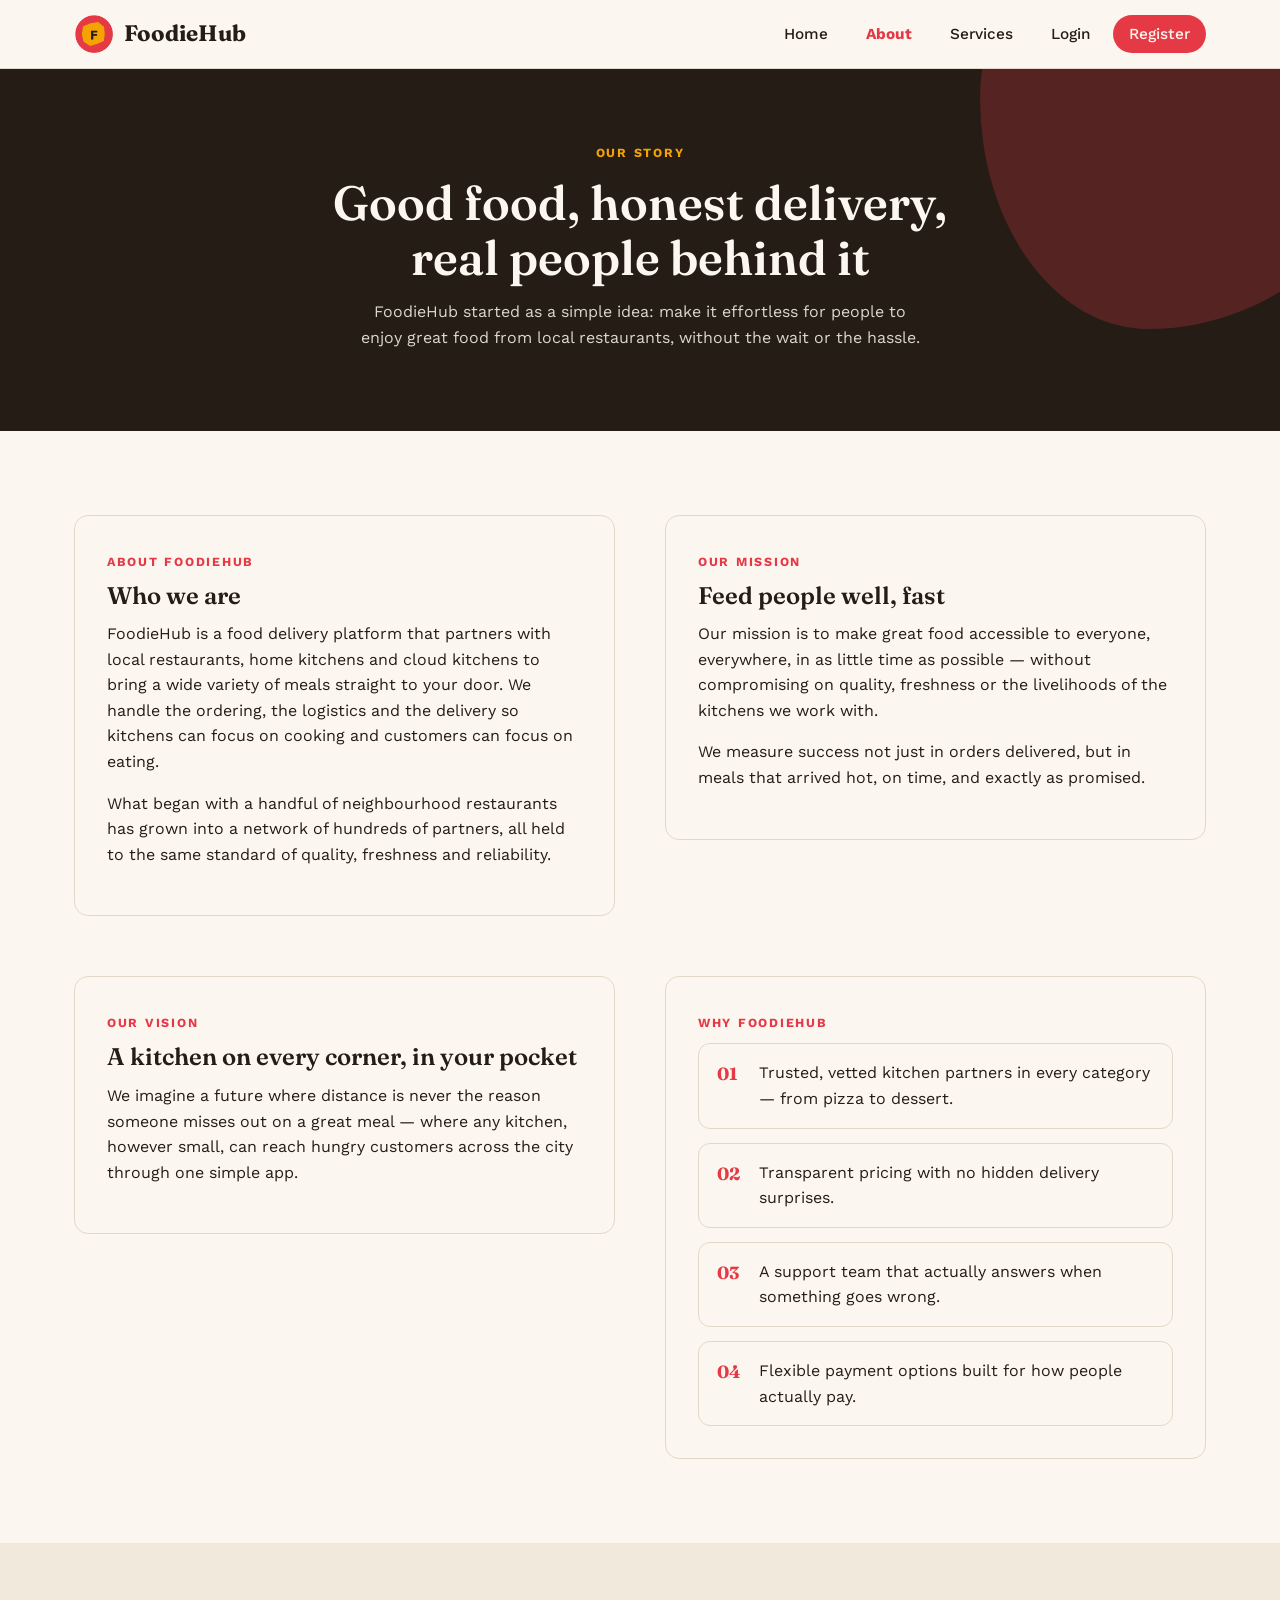
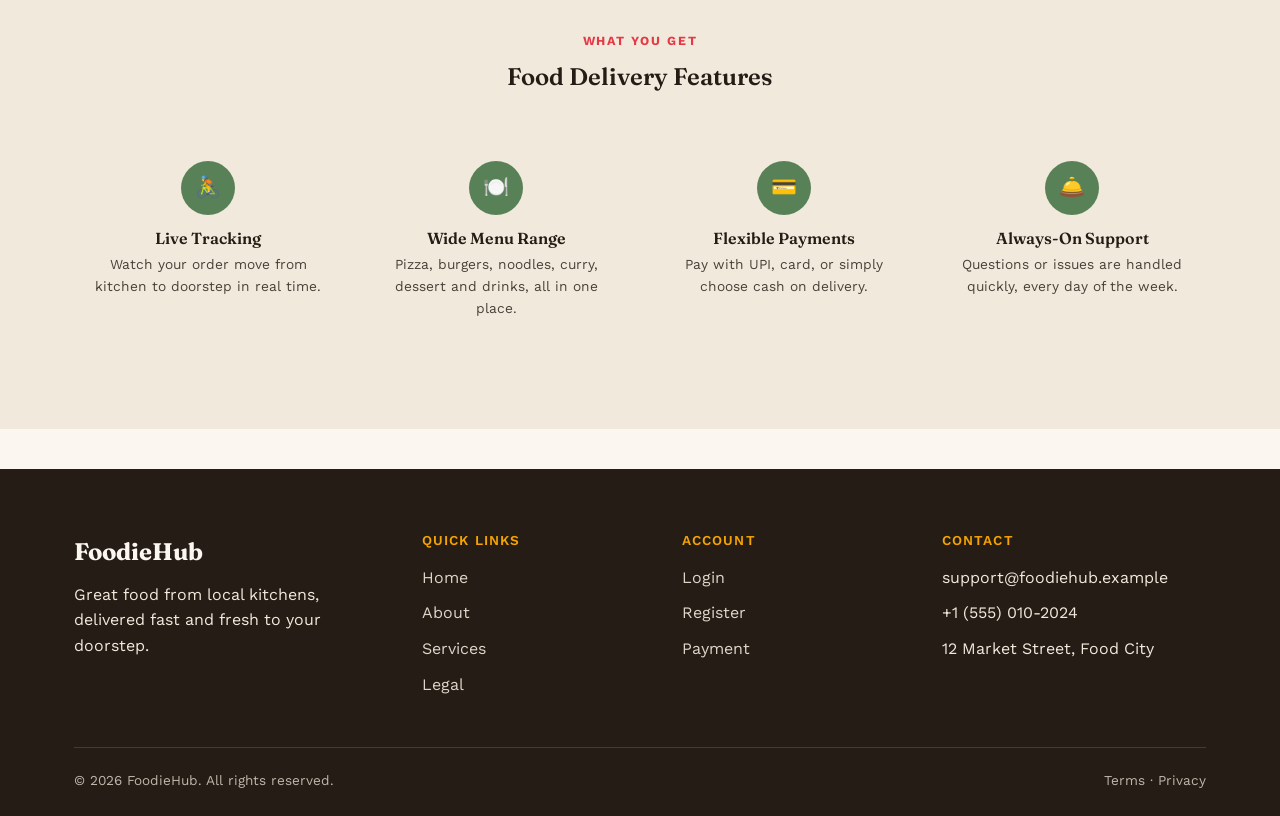
<file: about.html>
<!DOCTYPE html>
<html lang="en">
<head>
  <meta charset="UTF-8">
  <meta name="viewport" content="width=device-width, initial-scale=1.0">
  <title>About FoodieHub</title>
  <meta name="description" content="Learn about FoodieHub's mission, vision and what makes our food delivery service different.">
  <link rel="stylesheet" href="css/about.css">
</head>
<body>
  <a class="skip-link" href="#main">Skip to main content</a>

  <header class="navbar">
    <nav class="nav-inner" aria-label="Main navigation">
      <a class="brand" href="index.html">
        <img src="images/logo.png" alt="FoodieHub logo">
        FoodieHub
      </a>
      <input type="checkbox" id="nav-check" class="nav-toggle-input" style="display:none;">
      <label for="nav-check" class="nav-toggle" aria-label="Toggle menu"><span></span></label>
      <ul class="nav-links">
        <li><a href="index.html">Home</a></li>
        <li><a href="about.html" class="current" aria-current="page">About</a></li>
        <li><a href="services.html">Services</a></li>
        <li><a href="login.html">Login</a></li>
        <li><a href="register.html" class="nav-cta">Register</a></li>
      </ul>
    </nav>
  </header>

  <main id="main">
    <section class="page-hero">
      <div class="container">
        <span class="eyebrow">Our story</span>
        <h1>Good food, honest delivery, real people behind it</h1>
        <p>FoodieHub started as a simple idea: make it effortless for people to enjoy great food from local restaurants, without the wait or the hassle.</p>
      </div>
    </section>

    <section class="section">
      <div class="container">
        <div class="split">
          <div class="split-card">
            <span class="eyebrow">About FoodieHub</span>
            <h2>Who we are</h2>
            <p>FoodieHub is a food delivery platform that partners with local restaurants, home kitchens and cloud kitchens to bring a wide variety of meals straight to your door. We handle the ordering, the logistics and the delivery so kitchens can focus on cooking and customers can focus on eating.</p>
            <p>What began with a handful of neighbourhood restaurants has grown into a network of hundreds of partners, all held to the same standard of quality, freshness and reliability.</p>
          </div>
          <div class="split-card">
            <span class="eyebrow">Our Mission</span>
            <h2>Feed people well, fast</h2>
            <p>Our mission is to make great food accessible to everyone, everywhere, in as little time as possible — without compromising on quality, freshness or the livelihoods of the kitchens we work with.</p>
            <p>We measure success not just in orders delivered, but in meals that arrived hot, on time, and exactly as promised.</p>
          </div>
        </div>

        <div class="split">
          <div class="split-card">
            <span class="eyebrow">Our Vision</span>
            <h2>A kitchen on every corner, in your pocket</h2>
            <p>We imagine a future where distance is never the reason someone misses out on a great meal — where any kitchen, however small, can reach hungry customers across the city through one simple app.</p>
          </div>
          <div class="split-card">
            <span class="eyebrow">Why FoodieHub</span>
            <ul class="why-list">
              <li><span class="num">01</span><span>Trusted, vetted kitchen partners in every category — from pizza to dessert.</span></li>
              <li><span class="num">02</span><span>Transparent pricing with no hidden delivery surprises.</span></li>
              <li><span class="num">03</span><span>A support team that actually answers when something goes wrong.</span></li>
              <li><span class="num">04</span><span>Flexible payment options built for how people actually pay.</span></li>
            </ul>
          </div>
        </div>
      </div>
    </section>

    <section class="section section-alt">
      <div class="container">
        <div class="section-head center">
          <span class="eyebrow">What you get</span>
          <h2>Food Delivery Features</h2>
        </div>
        <div class="feature-grid">
          <div class="feature-card">
            <div class="icon-circle" aria-hidden="true">🚴</div>
            <h3>Live Tracking</h3>
            <p>Watch your order move from kitchen to doorstep in real time.</p>
          </div>
          <div class="feature-card">
            <div class="icon-circle" aria-hidden="true">🍽️</div>
            <h3>Wide Menu Range</h3>
            <p>Pizza, burgers, noodles, curry, dessert and drinks, all in one place.</p>
          </div>
          <div class="feature-card">
            <div class="icon-circle" aria-hidden="true">💳</div>
            <h3>Flexible Payments</h3>
            <p>Pay with UPI, card, or simply choose cash on delivery.</p>
          </div>
          <div class="feature-card">
            <div class="icon-circle" aria-hidden="true">🛎️</div>
            <h3>Always-On Support</h3>
            <p>Questions or issues are handled quickly, every day of the week.</p>
          </div>
        </div>
      </div>
    </section>
  </main>

  <footer class="site-footer">
    <div class="container">
      <div class="footer-grid">
        <div class="footer-col">
          <div class="footer-brand">FoodieHub</div>
          <p>Great food from local kitchens, delivered fast and fresh to your doorstep.</p>
        </div>
        <div class="footer-col">
          <h4>Quick Links</h4>
          <ul>
            <li><a href="index.html">Home</a></li>
            <li><a href="about.html">About</a></li>
            <li><a href="services.html">Services</a></li>
            <li><a href="legal.html">Legal</a></li>
          </ul>
        </div>
        <div class="footer-col">
          <h4>Account</h4>
          <ul>
            <li><a href="login.html">Login</a></li>
            <li><a href="register.html">Register</a></li>
            <li><a href="payment.html">Payment</a></li>
          </ul>
        </div>
        <div class="footer-col">
          <h4>Contact</h4>
          <ul>
            <li>support@foodiehub.example</li>
            <li>+1 (555) 010-2024</li>
            <li>12 Market Street, Food City</li>
          </ul>
        </div>
      </div>
      <div class="footer-bottom">
        <span>&copy; 2026 FoodieHub. All rights reserved.</span>
        <span><a href="legal.html">Terms</a> &middot; <a href="legal.html">Privacy</a></span>
      </div>
    </div>
  </footer>
</body>
</html>
</file>
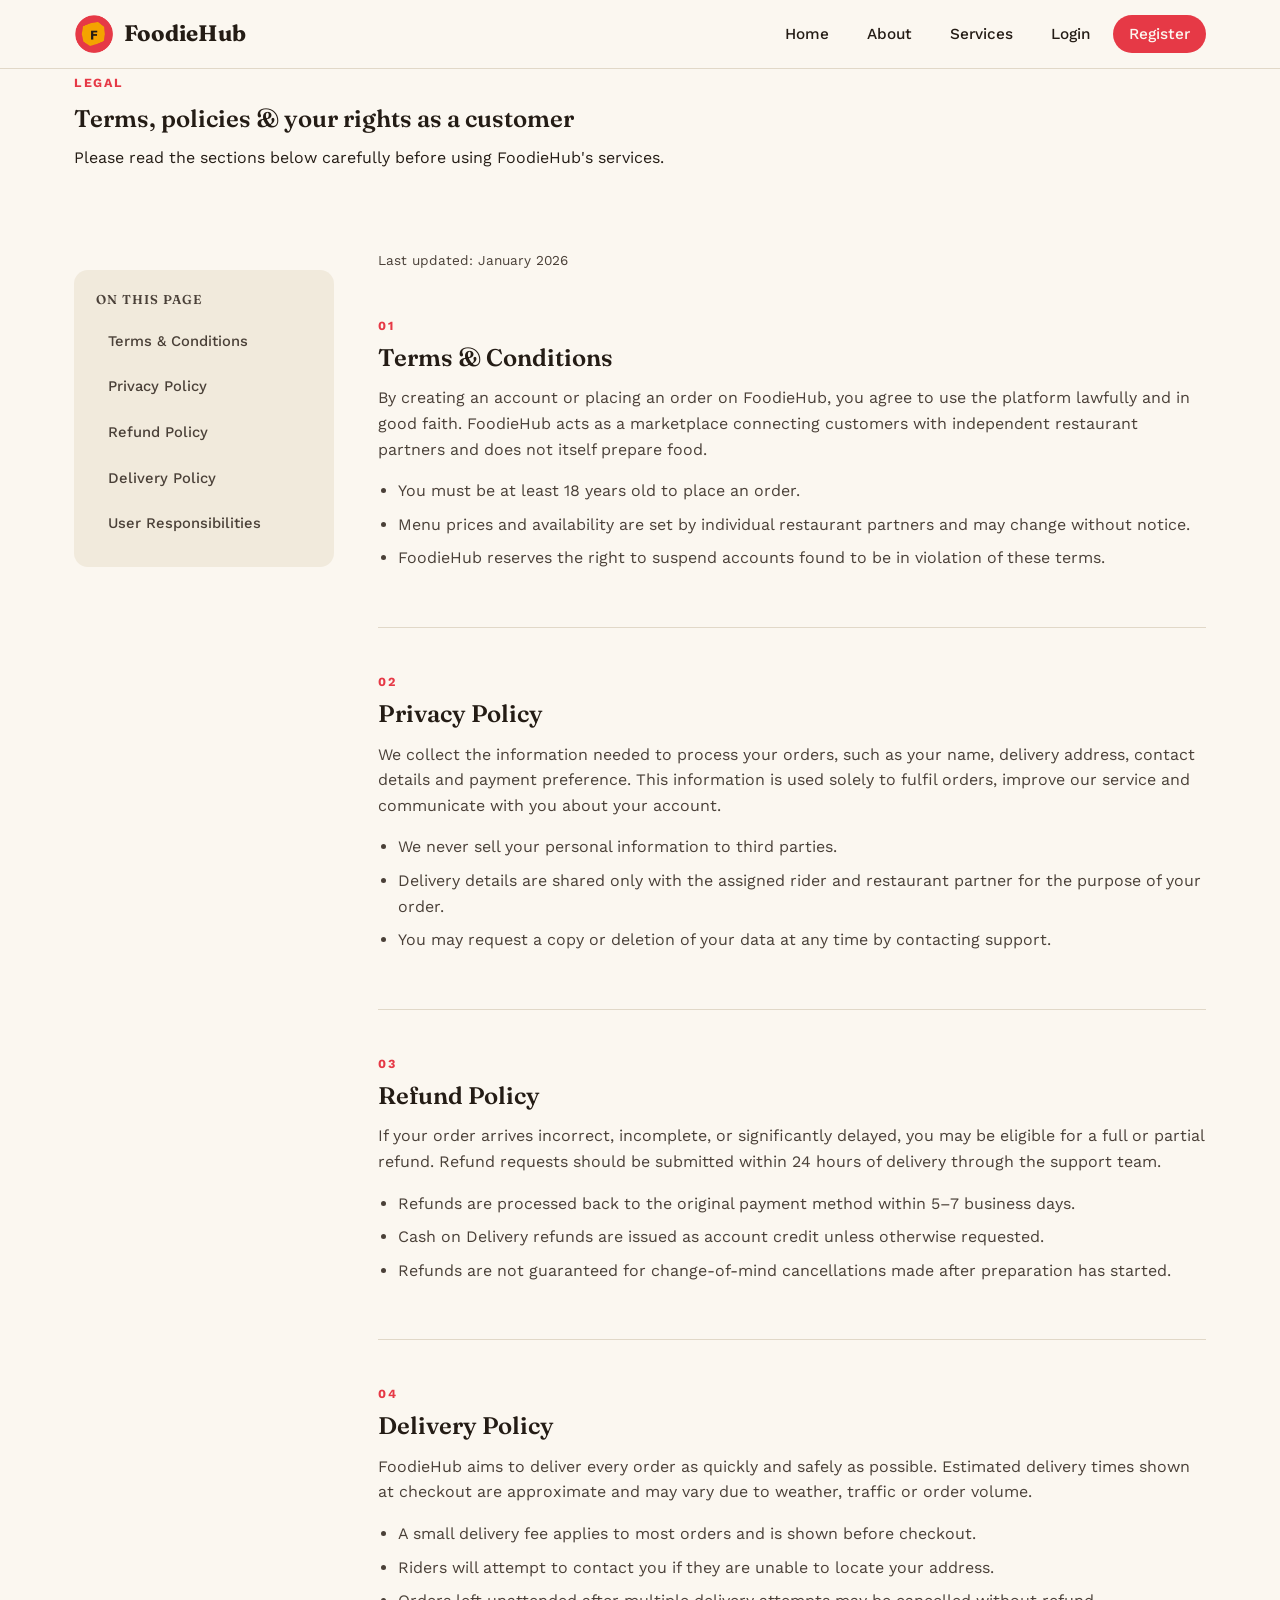
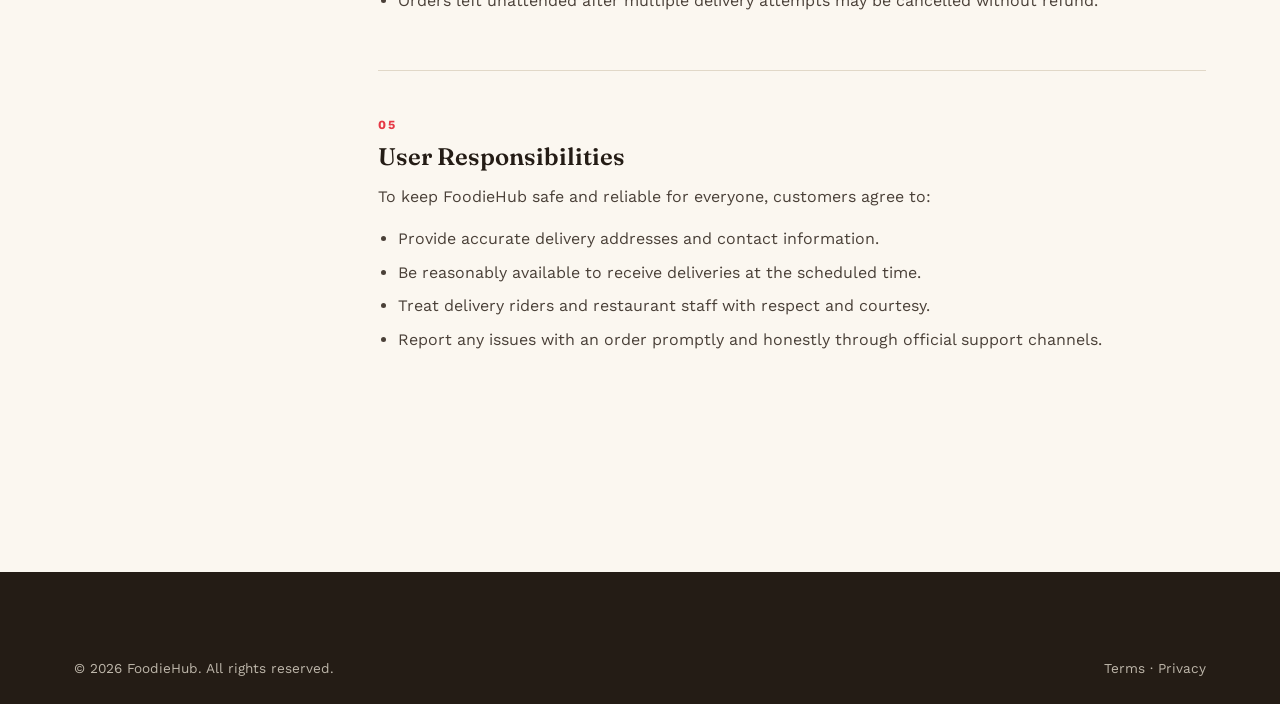
<file: legal.html>
<!DOCTYPE html>
<html lang="en">
<head>
  <meta charset="UTF-8">
  <meta name="viewport" content="width=device-width, initial-scale=1.0">
  <title>Legal — FoodieHub</title>
  <meta name="description" content="FoodieHub's terms and conditions, privacy policy, refund policy, delivery policy and user responsibilities.">
  <link rel="stylesheet" href="css/legal.css">
</head>
<body>
  <a class="skip-link" href="#main">Skip to main content</a>

  <header class="navbar">
    <nav class="nav-inner" aria-label="Main navigation">
      <a class="brand" href="index.html">
        <img src="images/logo.png" alt="FoodieHub logo">
        FoodieHub
      </a>
      <input type="checkbox" id="nav-check" class="nav-toggle-input" style="display:none;">
      <label for="nav-check" class="nav-toggle" aria-label="Toggle menu"><span></span></label>
      <ul class="nav-links">
        <li><a href="index.html">Home</a></li>
        <li><a href="about.html">About</a></li>
        <li><a href="services.html">Services</a></li>
        <li><a href="login.html">Login</a></li>
        <li><a href="register.html" class="nav-cta">Register</a></li>
      </ul>
    </nav>
  </header>

  <main id="main">
    <section class="page-hero">
      <div class="container">
        <span class="eyebrow">Legal</span>
        <h1>Terms, policies &amp; your rights as a customer</h1>
        <p>Please read the sections below carefully before using FoodieHub's services.</p>
      </div>
    </section>

    <section class="section">
      <div class="container legal-layout">
        <nav class="legal-nav" aria-label="Legal page sections">
          <h4>On this page</h4>
          <ul>
            <li><a href="#terms">Terms &amp; Conditions</a></li>
            <li><a href="#privacy">Privacy Policy</a></li>
            <li><a href="#refund">Refund Policy</a></li>
            <li><a href="#delivery">Delivery Policy</a></li>
            <li><a href="#responsibilities">User Responsibilities</a></li>
          </ul>
        </nav>

        <div>
          <p class="updated-note">Last updated: January 2026</p>

          <article id="terms" class="legal-section">
            <span class="eyebrow">01</span>
            <h2>Terms &amp; Conditions</h2>
            <p>By creating an account or placing an order on FoodieHub, you agree to use the platform lawfully and in good faith. FoodieHub acts as a marketplace connecting customers with independent restaurant partners and does not itself prepare food.</p>
            <ul>
              <li>You must be at least 18 years old to place an order.</li>
              <li>Menu prices and availability are set by individual restaurant partners and may change without notice.</li>
              <li>FoodieHub reserves the right to suspend accounts found to be in violation of these terms.</li>
            </ul>
          </article>

          <article id="privacy" class="legal-section">
            <span class="eyebrow">02</span>
            <h2>Privacy Policy</h2>
            <p>We collect the information needed to process your orders, such as your name, delivery address, contact details and payment preference. This information is used solely to fulfil orders, improve our service and communicate with you about your account.</p>
            <ul>
              <li>We never sell your personal information to third parties.</li>
              <li>Delivery details are shared only with the assigned rider and restaurant partner for the purpose of your order.</li>
              <li>You may request a copy or deletion of your data at any time by contacting support.</li>
            </ul>
          </article>

          <article id="refund" class="legal-section">
            <span class="eyebrow">03</span>
            <h2>Refund Policy</h2>
            <p>If your order arrives incorrect, incomplete, or significantly delayed, you may be eligible for a full or partial refund. Refund requests should be submitted within 24 hours of delivery through the support team.</p>
            <ul>
              <li>Refunds are processed back to the original payment method within 5–7 business days.</li>
              <li>Cash on Delivery refunds are issued as account credit unless otherwise requested.</li>
              <li>Refunds are not guaranteed for change-of-mind cancellations made after preparation has started.</li>
            </ul>
          </article>

          <article id="delivery" class="legal-section">
            <span class="eyebrow">04</span>
            <h2>Delivery Policy</h2>
            <p>FoodieHub aims to deliver every order as quickly and safely as possible. Estimated delivery times shown at checkout are approximate and may vary due to weather, traffic or order volume.</p>
            <ul>
              <li>A small delivery fee applies to most orders and is shown before checkout.</li>
              <li>Riders will attempt to contact you if they are unable to locate your address.</li>
              <li>Orders left unattended after multiple delivery attempts may be cancelled without refund.</li>
            </ul>
          </article>

          <article id="responsibilities" class="legal-section">
            <span class="eyebrow">05</span>
            <h2>User Responsibilities</h2>
            <p>To keep FoodieHub safe and reliable for everyone, customers agree to:</p>
            <ul>
              <li>Provide accurate delivery addresses and contact information.</li>
              <li>Be reasonably available to receive deliveries at the scheduled time.</li>
              <li>Treat delivery riders and restaurant staff with respect and courtesy.</li>
              <li>Report any issues with an order promptly and honestly through official support channels.</li>
            </ul>
          </article>
        </div>
      </div>
    </section>
  </main>

  <footer class="site-footer">
    <div class="container">
      <div class="footer-bottom">
        <span>&copy; 2026 FoodieHub. All rights reserved.</span>
        <span><a href="legal.html">Terms</a> &middot; <a href="legal.html">Privacy</a></span>
      </div>
    </div>
  </footer>
</body>
</html>
</file>
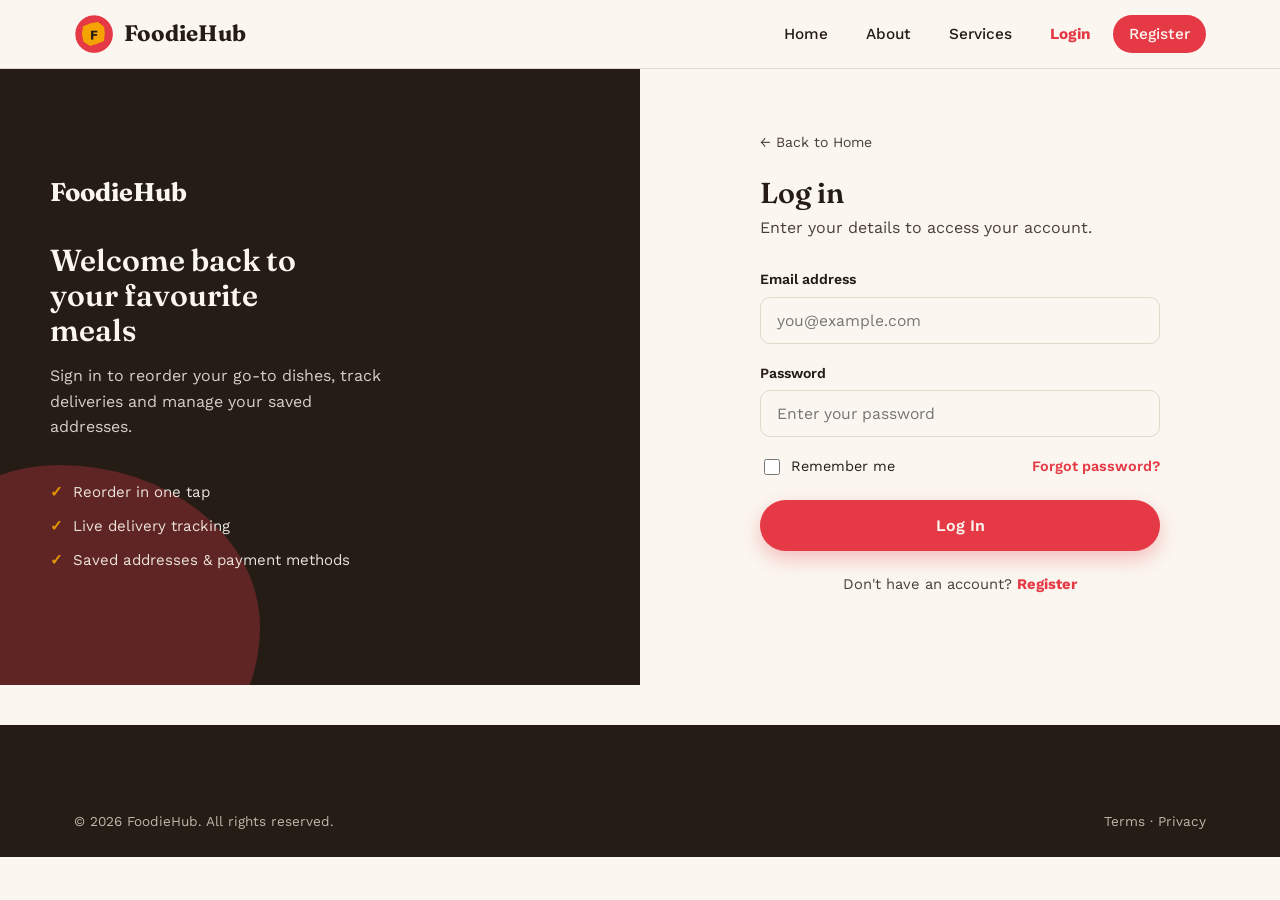
<file: login.html>
<!DOCTYPE html>
<html lang="en">
<head>
  <meta charset="UTF-8">
  <meta name="viewport" content="width=device-width, initial-scale=1.0">
  <title>Login — FoodieHub</title>
  <meta name="description" content="Log in to your FoodieHub account to order food and track deliveries.">
  <link rel="stylesheet" href="css/login.css">
</head>
<body>
  <a class="skip-link" href="#main">Skip to main content</a>

  <header class="navbar">
    <nav class="nav-inner" aria-label="Main navigation">
      <a class="brand" href="index.html">
        <img src="images/logo.png" alt="FoodieHub logo">
        FoodieHub
      </a>
      <input type="checkbox" id="nav-check" class="nav-toggle-input" style="display:none;">
      <label for="nav-check" class="nav-toggle" aria-label="Toggle menu"><span></span></label>
      <ul class="nav-links">
        <li><a href="index.html">Home</a></li>
        <li><a href="about.html">About</a></li>
        <li><a href="services.html">Services</a></li>
        <li><a href="login.html" class="current" aria-current="page">Login</a></li>
        <li><a href="register.html" class="nav-cta">Register</a></li>
      </ul>
    </nav>
  </header>

  <main id="main">
    <div class="auth-wrap">
      <section class="auth-visual" aria-hidden="true">
        <div class="brand">FoodieHub</div>
        <h2>Welcome back to your favourite meals</h2>
        <p>Sign in to reorder your go-to dishes, track deliveries and manage your saved addresses.</p>
        <ul>
          <li>Reorder in one tap</li>
          <li>Live delivery tracking</li>
          <li>Saved addresses &amp; payment methods</li>
        </ul>
      </section>

      <section class="auth-form-side">
        <div class="auth-card">
          <a href="index.html" class="back-link">&larr; Back to Home</a>
          <h1>Log in</h1>
          <p>Enter your details to access your account.</p>

          <form action="#" method="post">
            <div class="field">
              <label for="login-email">Email address</label>
              <input type="email" id="login-email" name="email" placeholder="you@example.com" autocomplete="email" required>
            </div>
            <div class="field">
              <label for="login-password">Password</label>
              <input type="password" id="login-password" name="password" placeholder="Enter your password" autocomplete="current-password" required>
            </div>
            <div class="field-inline">
              <label class="checkbox">
                <input type="checkbox" name="remember" id="remember">
                Remember me
              </label>
              <a href="#" class="forgot-link">Forgot password?</a>
            </div>
            <button type="submit" class="btn btn-primary btn-block">Log In</button>
          </form>

          <p class="auth-switch">Don't have an account? <a href="register.html">Register</a></p>
        </div>
      </section>
    </div>
  </main>

  <footer class="site-footer">
    <div class="container">
      <div class="footer-bottom">
        <span>&copy; 2026 FoodieHub. All rights reserved.</span>
        <span><a href="legal.html">Terms</a> &middot; <a href="legal.html">Privacy</a></span>
      </div>
    </div>
  </footer>
</body>
</html>
</file>
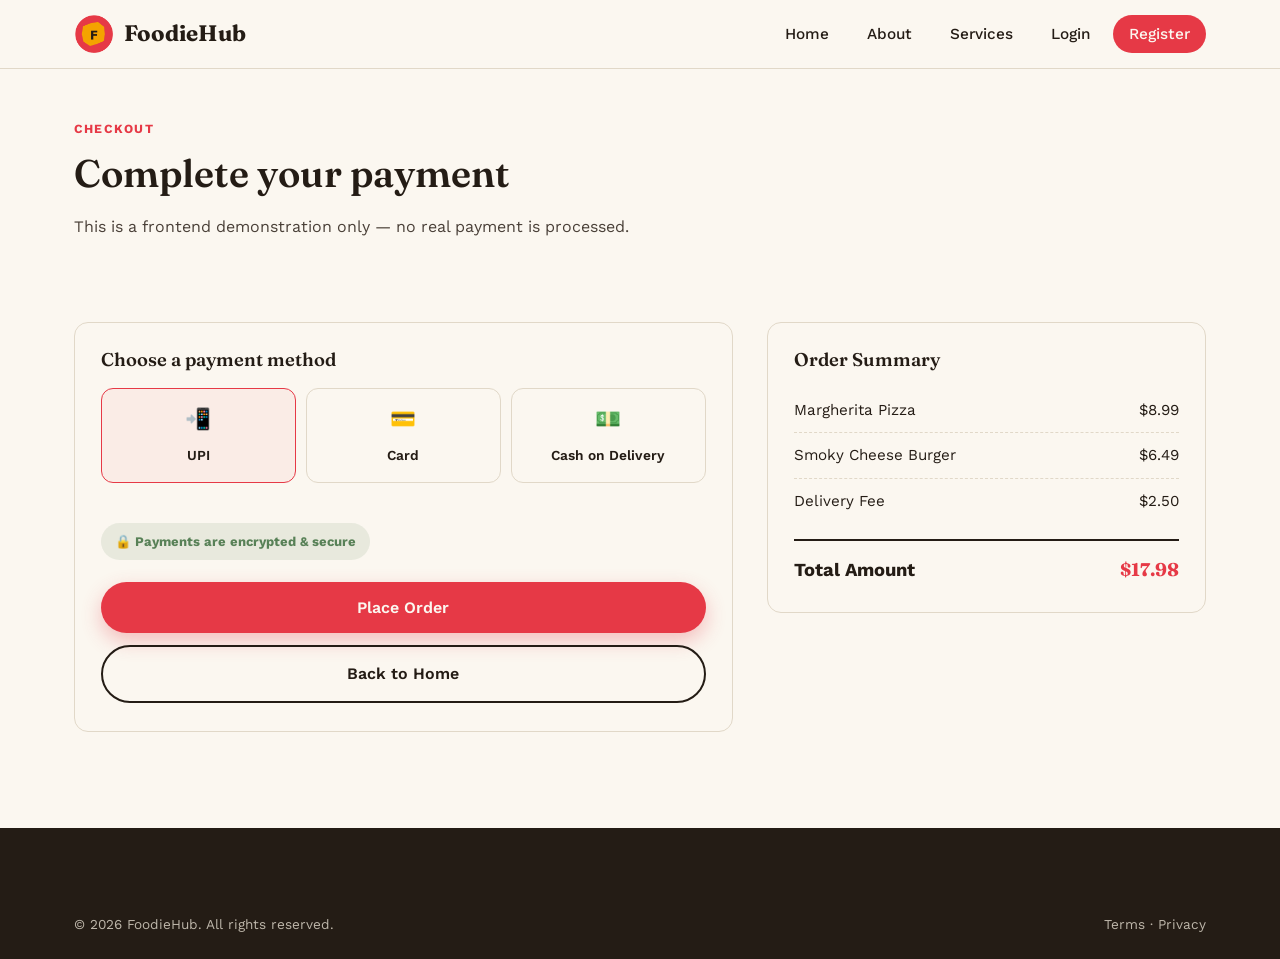
<file: payment.html>
<!DOCTYPE html>
<html lang="en">
<head>
  <meta charset="UTF-8">
  <meta name="viewport" content="width=device-width, initial-scale=1.0">
  <title>Payment — FoodieHub</title>
  <meta name="description" content="Complete your FoodieHub order with UPI, card, or cash on delivery. Frontend demonstration only.">
  <link rel="stylesheet" href="css/payment.css">
</head>
<body>
  <a class="skip-link" href="#main">Skip to main content</a>

  <header class="navbar">
    <nav class="nav-inner" aria-label="Main navigation">
      <a class="brand" href="index.html">
        <img src="images/logo.png" alt="FoodieHub logo">
        FoodieHub
      </a>
      <input type="checkbox" id="nav-check" class="nav-toggle-input" style="display:none;">
      <label for="nav-check" class="nav-toggle" aria-label="Toggle menu"><span></span></label>
      <ul class="nav-links">
        <li><a href="index.html">Home</a></li>
        <li><a href="about.html">About</a></li>
        <li><a href="services.html">Services</a></li>
        <li><a href="login.html">Login</a></li>
        <li><a href="register.html" class="nav-cta">Register</a></li>
      </ul>
    </nav>
  </header>

  <main id="main">
    <section class="payment-hero">
      <div class="container">
        <span class="eyebrow">Checkout</span>
        <h1>Complete your payment</h1>
        <p>This is a frontend demonstration only — no real payment is processed.</p>
      </div>
    </section>

    <section class="section-tight">
      <div class="container">
        <div class="pay-grid">
          <!-- Payment methods -->
          <div>
            <div class="card">
              <h2>Choose a payment method</h2>
              <form action="#" method="post">
                <div class="method-tabs" role="radiogroup" aria-label="Payment method">
                  <label class="method-tab" for="pm-upi">
                    <input type="radio" name="payment-method" id="pm-upi" checked>
                    <span class="m-icon" aria-hidden="true">📲</span>
                    <span class="m-label">UPI</span>
                  </label>
                  <label class="method-tab" for="pm-card">
                    <input type="radio" name="payment-method" id="pm-card">
                    <span class="m-icon" aria-hidden="true">💳</span>
                    <span class="m-label">Card</span>
                  </label>
                  <label class="method-tab" for="pm-cod">
                    <input type="radio" name="payment-method" id="pm-cod">
                    <span class="m-icon" aria-hidden="true">💵</span>
                    <span class="m-label">Cash on Delivery</span>
                  </label>
                </div>

                <div class="method-panels">
                  <div class="method-panel" id="panel-upi">
                    <div class="field">
                      <label for="upi-id">UPI ID</label>
                      <input type="text" id="upi-id" name="upi_id" placeholder="yourname@upi">
                    </div>
                    <p class="pill-note">You'll receive a payment request on your UPI app to approve.</p>
                  </div>

                  <div class="method-panel" id="panel-card">
                    <div class="field">
                      <label for="card-name">Name on card</label>
                      <input type="text" id="card-name" name="card_name" placeholder="Jordan Lee">
                    </div>
                    <div class="field">
                      <label for="card-number">Card number</label>
                      <input type="text" id="card-number" name="card_number" placeholder="1234 5678 9012 3456" inputmode="numeric">
                    </div>
                    <div class="field-row">
                      <div class="field">
                        <label for="card-expiry">Expiry date</label>
                        <input type="text" id="card-expiry" name="card_expiry" placeholder="MM/YY">
                      </div>
                      <div class="field">
                        <label for="card-cvv">CVV</label>
                        <input type="text" id="card-cvv" name="card_cvv" placeholder="123" inputmode="numeric">
                      </div>
                    </div>
                  </div>

                  <div class="method-panel" id="panel-cod">
                    <p class="pill-note">Pay in cash to the delivery rider when your order arrives. Please have the exact amount ready if possible.</p>
                  </div>
                </div>

                <span class="badge-secure">🔒 Payments are encrypted &amp; secure</span>

                <div class="pay-actions">
                  <button type="submit" class="btn btn-primary btn-block">Place Order</button>
                  <a href="index.html" class="btn btn-outline btn-block">Back to Home</a>
                </div>
              </form>
            </div>
          </div>

          <!-- Order summary -->
          <div>
            <div class="card">
              <h2>Order Summary</h2>
              <ul class="order-list">
                <li><span>Margherita Pizza</span><span>$8.99</span></li>
                <li><span>Smoky Cheese Burger</span><span>$6.49</span></li>
                <li><span>Delivery Fee</span><span>$2.50</span></li>
              </ul>
              <div class="order-total">
                <span>Total Amount</span>
                <span>$17.98</span>
              </div>
            </div>
          </div>
        </div>
      </div>
    </section>
  </main>

  <footer class="site-footer">
    <div class="container">
      <div class="footer-bottom">
        <span>&copy; 2026 FoodieHub. All rights reserved.</span>
        <span><a href="legal.html">Terms</a> &middot; <a href="legal.html">Privacy</a></span>
      </div>
    </div>
  </footer>
</body>
</html>
</file>
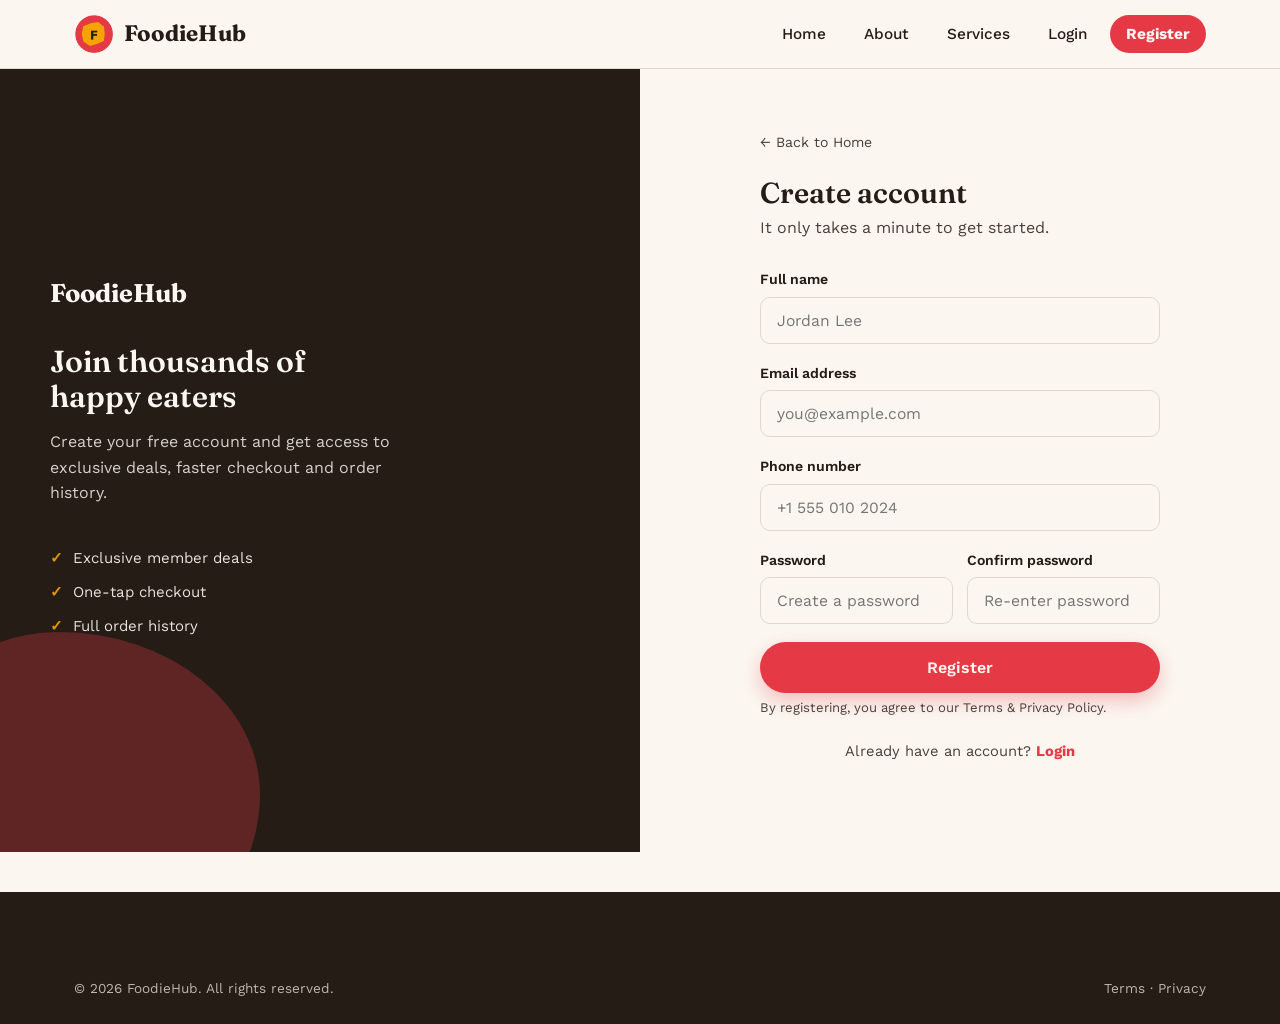
<file: register.html>
<!DOCTYPE html>
<html lang="en">
<head>
  <meta charset="UTF-8">
  <meta name="viewport" content="width=device-width, initial-scale=1.0">
  <title>Register — FoodieHub</title>
  <meta name="description" content="Create a FoodieHub account to start ordering food from local restaurants.">
  <link rel="stylesheet" href="css/register.css">
</head>
<body>
  <a class="skip-link" href="#main">Skip to main content</a>

  <header class="navbar">
    <nav class="nav-inner" aria-label="Main navigation">
      <a class="brand" href="index.html">
        <img src="images/logo.png" alt="FoodieHub logo">
        FoodieHub
      </a>
      <input type="checkbox" id="nav-check" class="nav-toggle-input" style="display:none;">
      <label for="nav-check" class="nav-toggle" aria-label="Toggle menu"><span></span></label>
      <ul class="nav-links">
        <li><a href="index.html">Home</a></li>
        <li><a href="about.html">About</a></li>
        <li><a href="services.html">Services</a></li>
        <li><a href="login.html">Login</a></li>
        <li><a href="register.html" class="nav-cta current" aria-current="page">Register</a></li>
      </ul>
    </nav>
  </header>

  <main id="main">
    <div class="auth-wrap">
      <section class="auth-visual" aria-hidden="true">
        <div class="brand">FoodieHub</div>
        <h2>Join thousands of happy eaters</h2>
        <p>Create your free account and get access to exclusive deals, faster checkout and order history.</p>
        <ul>
          <li>Exclusive member deals</li>
          <li>One-tap checkout</li>
          <li>Full order history</li>
        </ul>
      </section>

      <section class="auth-form-side">
        <div class="auth-card">
          <a href="index.html" class="back-link">&larr; Back to Home</a>
          <h1>Create account</h1>
          <p>It only takes a minute to get started.</p>

          <form action="#" method="post">
            <div class="field">
              <label for="reg-name">Full name</label>
              <input type="text" id="reg-name" name="fullname" placeholder="Jordan Lee" autocomplete="name" required>
            </div>
            <div class="field">
              <label for="reg-email">Email address</label>
              <input type="email" id="reg-email" name="email" placeholder="you@example.com" autocomplete="email" required>
            </div>
            <div class="field">
              <label for="reg-phone">Phone number</label>
              <input type="tel" id="reg-phone" name="phone" placeholder="+1 555 010 2024" autocomplete="tel" required>
            </div>
            <div class="field-row">
              <div class="field">
                <label for="reg-password">Password</label>
                <input type="password" id="reg-password" name="password" placeholder="Create a password" autocomplete="new-password" required>
              </div>
              <div class="field">
                <label for="reg-confirm">Confirm password</label>
                <input type="password" id="reg-confirm" name="confirm_password" placeholder="Re-enter password" autocomplete="new-password" required>
              </div>
            </div>
            <button type="submit" class="btn btn-primary btn-block">Register</button>
            <p class="terms-note">By registering, you agree to our <a href="legal.html">Terms &amp; Privacy Policy</a>.</p>
          </form>

          <p class="auth-switch">Already have an account? <a href="login.html">Login</a></p>
        </div>
      </section>
    </div>
  </main>

  <footer class="site-footer">
    <div class="container">
      <div class="footer-bottom">
        <span>&copy; 2026 FoodieHub. All rights reserved.</span>
        <span><a href="legal.html">Terms</a> &middot; <a href="legal.html">Privacy</a></span>
      </div>
    </div>
  </footer>
</body>
</html>
</file>
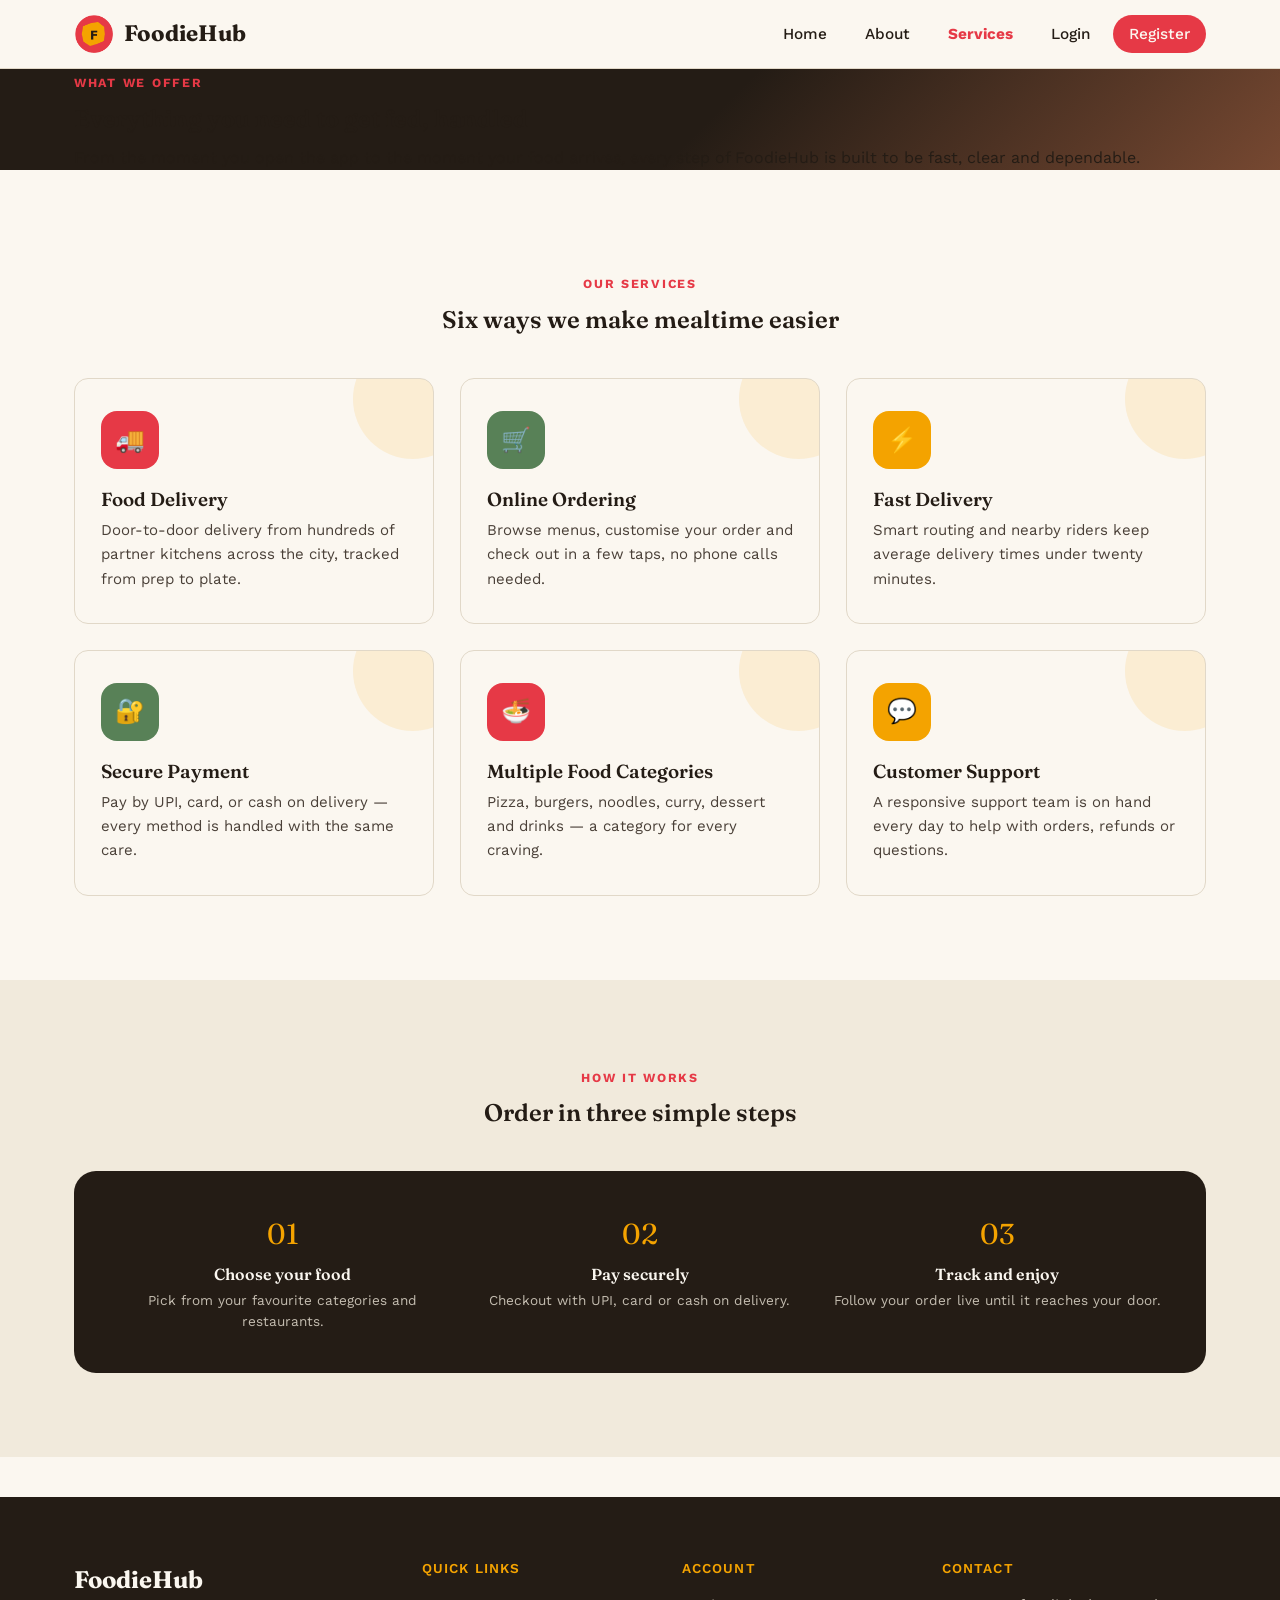
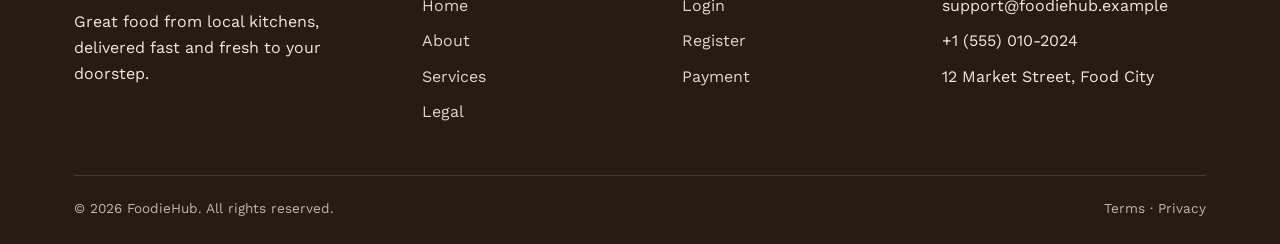
<file: services.html>
<!DOCTYPE html>
<html lang="en">
<head>
  <meta charset="UTF-8">
  <meta name="viewport" content="width=device-width, initial-scale=1.0">
  <title>Services — FoodieHub</title>
  <meta name="description" content="Explore FoodieHub's services: food delivery, online ordering, fast delivery, secure payment and more.">
  <link rel="stylesheet" href="css/services.css">
</head>
<body>
  <a class="skip-link" href="#main">Skip to main content</a>

  <header class="navbar">
    <nav class="nav-inner" aria-label="Main navigation">
      <a class="brand" href="index.html">
        <img src="images/logo.png" alt="FoodieHub logo">
        FoodieHub
      </a>
      <input type="checkbox" id="nav-check" class="nav-toggle-input" style="display:none;">
      <label for="nav-check" class="nav-toggle" aria-label="Toggle menu"><span></span></label>
      <ul class="nav-links">
        <li><a href="index.html">Home</a></li>
        <li><a href="about.html">About</a></li>
        <li><a href="services.html" class="current" aria-current="page">Services</a></li>
        <li><a href="login.html">Login</a></li>
        <li><a href="register.html" class="nav-cta">Register</a></li>
      </ul>
    </nav>
  </header>

  <main id="main">
    <section class="page-hero services-hero">
      <div class="container">
        <span class="eyebrow">What we offer</span>
        <h1>Everything you need to get fed, handled</h1>
        <p>From the moment you open the app to the moment your food arrives, every step of FoodieHub is built to be fast, clear and dependable.</p>
      </div>
    </section>

    <section class="section" aria-labelledby="services-heading">
      <div class="container">
        <div class="section-head center">
          <span class="eyebrow">Our services</span>
          <h2 id="services-heading">Six ways we make mealtime easier</h2>
        </div>
        <div class="services-grid">
          <article class="service-card">
            <div class="service-icon" aria-hidden="true">🚚</div>
            <h3>Food Delivery</h3>
            <p>Door-to-door delivery from hundreds of partner kitchens across the city, tracked from prep to plate.</p>
          </article>
          <article class="service-card">
            <div class="service-icon" aria-hidden="true">🛒</div>
            <h3>Online Ordering</h3>
            <p>Browse menus, customise your order and check out in a few taps, no phone calls needed.</p>
          </article>
          <article class="service-card">
            <div class="service-icon" aria-hidden="true">⚡</div>
            <h3>Fast Delivery</h3>
            <p>Smart routing and nearby riders keep average delivery times under twenty minutes.</p>
          </article>
          <article class="service-card">
            <div class="service-icon" aria-hidden="true">🔐</div>
            <h3>Secure Payment</h3>
            <p>Pay by UPI, card, or cash on delivery — every method is handled with the same care.</p>
          </article>
          <article class="service-card">
            <div class="service-icon" aria-hidden="true">🍜</div>
            <h3>Multiple Food Categories</h3>
            <p>Pizza, burgers, noodles, curry, dessert and drinks — a category for every craving.</p>
          </article>
          <article class="service-card">
            <div class="service-icon" aria-hidden="true">💬</div>
            <h3>Customer Support</h3>
            <p>A responsive support team is on hand every day to help with orders, refunds or questions.</p>
          </article>
        </div>
      </div>
    </section>

    <section class="section section-alt">
      <div class="container">
        <div class="section-head center">
          <span class="eyebrow">How it works</span>
          <h2>Order in three simple steps</h2>
        </div>
        <div class="process-strip">
          <div class="process-step">
            <div class="step-num">01</div>
            <h4>Choose your food</h4>
            <p>Pick from your favourite categories and restaurants.</p>
          </div>
          <div class="process-step">
            <div class="step-num">02</div>
            <h4>Pay securely</h4>
            <p>Checkout with UPI, card or cash on delivery.</p>
          </div>
          <div class="process-step">
            <div class="step-num">03</div>
            <h4>Track and enjoy</h4>
            <p>Follow your order live until it reaches your door.</p>
          </div>
        </div>
      </div>
    </section>
  </main>

  <footer class="site-footer">
    <div class="container">
      <div class="footer-grid">
        <div class="footer-col">
          <div class="footer-brand">FoodieHub</div>
          <p>Great food from local kitchens, delivered fast and fresh to your doorstep.</p>
        </div>
        <div class="footer-col">
          <h4>Quick Links</h4>
          <ul>
            <li><a href="index.html">Home</a></li>
            <li><a href="about.html">About</a></li>
            <li><a href="services.html">Services</a></li>
            <li><a href="legal.html">Legal</a></li>
          </ul>
        </div>
        <div class="footer-col">
          <h4>Account</h4>
          <ul>
            <li><a href="login.html">Login</a></li>
            <li><a href="register.html">Register</a></li>
            <li><a href="payment.html">Payment</a></li>
          </ul>
        </div>
        <div class="footer-col">
          <h4>Contact</h4>
          <ul>
            <li>support@foodiehub.example</li>
            <li>+1 (555) 010-2024</li>
            <li>12 Market Street, Food City</li>
          </ul>
        </div>
      </div>
      <div class="footer-bottom">
        <span>&copy; 2026 FoodieHub. All rights reserved.</span>
        <span><a href="legal.html">Terms</a> &middot; <a href="legal.html">Privacy</a></span>
      </div>
    </div>
  </footer>
</body>
</html>
</file>
<file: css/about.css>
/* ============================================================
   FoodieHub — shared foundation (variables, reset, nav, footer)
   Repeated in every page's stylesheet so each page loads only
   its own CSS file, as required by the project structure.
   ============================================================ */

@import url('https://fonts.googleapis.com/css2?family=Fraunces:opsz,wght@9..144,400;9..144,600;9..144,700&family=Work+Sans:wght@400;500;600;700&display=swap');

:root {
  --cream: #FBF7F0;
  --cream-dim: #F1EADC;
  --charcoal: #241C15;
  --charcoal-soft: #4A4038;
  --chili: #E63946;
  --chili-dark: #C22836;
  --basil: #588157;
  --turmeric: #F4A300;
  --clay: #BF6F4A;
  --line: #E1D8C8;
  --radius: 14px;
  --shadow: 0 10px 30px rgba(36, 28, 21, 0.10);
  --font-display: 'Fraunces', Georgia, serif;
  --font-body: 'Work Sans', -apple-system, BlinkMacSystemFont, 'Segoe UI', sans-serif;
}

* { box-sizing: border-box; }

html { scroll-behavior: smooth; }

body {
  margin: 0;
  font-family: var(--font-body);
  color: var(--charcoal);
  background: var(--cream);
  line-height: 1.6;
  -webkit-font-smoothing: antialiased;
}

img { max-width: 100%; display: block; }

a { color: inherit; text-decoration: none; }

h1, h2, h3, h4 {
  font-family: var(--font-display);
  line-height: 1.15;
  margin: 0 0 0.5em 0;
  font-weight: 600;
}

p { margin: 0 0 1em 0; }

.container {
  width: 100%;
  max-width: 1180px;
  margin: 0 auto;
  padding: 0 24px;
}

:focus-visible {
  outline: 3px solid var(--turmeric);
  outline-offset: 3px;
}

@media (prefers-reduced-motion: reduce) {
  *, *::before, *::after { animation-duration: 0.001ms !important; transition-duration: 0.001ms !important; }
}

/* --- Skip link --- */
.skip-link {
  position: absolute;
  left: -999px;
  top: 0;
  background: var(--charcoal);
  color: var(--cream);
  padding: 10px 18px;
  z-index: 1000;
  border-radius: 0 0 8px 0;
}
.skip-link:focus { left: 0; }

/* --- Top notice bar --- */
.topbar {
  background: var(--charcoal);
  color: var(--cream-dim);
  font-size: 0.82rem;
  letter-spacing: 0.04em;
  text-align: center;
  padding: 8px 12px;
}

/* --- Navbar --- */
.navbar {
  position: sticky;
  top: 0;
  z-index: 100;
  background: rgba(251, 247, 240, 0.92);
  backdrop-filter: saturate(160%) blur(8px);
  border-bottom: 1px solid var(--line);
}

.nav-inner {
  display: flex;
  align-items: center;
  justify-content: space-between;
  padding: 14px 24px;
  max-width: 1180px;
  margin: 0 auto;
}

.brand {
  display: flex;
  align-items: center;
  gap: 10px;
  font-family: var(--font-display);
  font-weight: 700;
  font-size: 1.4rem;
  color: var(--charcoal);
}

.brand img { width: 40px; height: 40px; border-radius: 50%; }

.nav-links {
  display: flex;
  align-items: center;
  gap: 6px;
  list-style: none;
  margin: 0;
  padding: 0;
}

.nav-links a {
  padding: 10px 16px;
  border-radius: 999px;
  font-weight: 500;
  font-size: 0.96rem;
  transition: background 0.2s ease, color 0.2s ease;
}

.nav-links a:hover,
.nav-links a:focus-visible { background: var(--cream-dim); }

.nav-links a.current { color: var(--chili); font-weight: 700; }

.nav-cta {
  background: var(--chili) !important;
  color: var(--cream) !important;
}
.nav-cta:hover { background: var(--chili-dark) !important; }

.nav-toggle { display: none; }

/* --- Buttons --- */
.btn {
  display: inline-flex;
  align-items: center;
  justify-content: center;
  gap: 8px;
  padding: 14px 30px;
  border-radius: 999px;
  font-family: var(--font-body);
  font-weight: 600;
  font-size: 1rem;
  border: 2px solid transparent;
  cursor: pointer;
  transition: transform 0.18s ease, box-shadow 0.18s ease, background 0.18s ease, color 0.18s ease;
}
.btn:hover { transform: translateY(-2px); }

.btn-primary {
  background: var(--chili);
  color: var(--cream);
  box-shadow: 0 8px 20px rgba(230, 57, 70, 0.30);
}
.btn-primary:hover { background: var(--chili-dark); box-shadow: 0 12px 26px rgba(230, 57, 70, 0.38); }

.btn-outline {
  background: transparent;
  border-color: var(--charcoal);
  color: var(--charcoal);
}
.btn-outline:hover { background: var(--charcoal); color: var(--cream); }

.btn-ghost {
  background: var(--cream-dim);
  color: var(--charcoal);
}
.btn-ghost:hover { background: var(--line); }

.btn-block { width: 100%; }

/* --- Eyebrow / section heading --- */
.eyebrow {
  display: inline-block;
  font-family: var(--font-body);
  font-weight: 700;
  font-size: 0.78rem;
  letter-spacing: 0.14em;
  text-transform: uppercase;
  color: var(--chili);
  margin-bottom: 12px;
}

.section {
  padding: 84px 0;
}
.section-tight { padding: 56px 0; }

.section-head {
  max-width: 640px;
  margin: 0 0 44px 0;
}
.section-head.center { margin-left: auto; margin-right: auto; text-align: center; }

.section-alt { background: var(--cream-dim); }

/* --- Footer --- */
.site-footer {
  background: var(--charcoal);
  color: var(--cream-dim);
  padding: 64px 0 24px;
  margin-top: 40px;
}

.footer-grid {
  display: grid;
  grid-template-columns: 1.4fr 1fr 1fr 1.2fr;
  gap: 40px;
  padding-bottom: 40px;
  border-bottom: 1px solid rgba(251, 247, 240, 0.14);
}

.footer-brand {
  font-family: var(--font-display);
  font-size: 1.5rem;
  font-weight: 700;
  color: var(--cream);
  margin-bottom: 10px;
}

.footer-col h4 {
  font-family: var(--font-body);
  font-size: 0.85rem;
  letter-spacing: 0.08em;
  text-transform: uppercase;
  color: var(--turmeric);
  margin-bottom: 16px;
}

.footer-col ul { list-style: none; margin: 0; padding: 0; }
.footer-col li { margin-bottom: 10px; }
.footer-col a { color: var(--cream-dim); opacity: 0.9; transition: opacity 0.2s ease, color 0.2s ease; }
.footer-col a:hover { opacity: 1; color: var(--turmeric); }

.footer-bottom {
  display: flex;
  justify-content: space-between;
  flex-wrap: wrap;
  gap: 10px;
  padding-top: 22px;
  font-size: 0.85rem;
  opacity: 0.75;
}

/* --- Responsive nav & footer --- */
@media (max-width: 860px) {
  .footer-grid { grid-template-columns: 1fr 1fr; }
}

@media (max-width: 720px) {
  .nav-links {
    position: fixed;
    inset: 64px 0 0 0;
    background: var(--cream);
    flex-direction: column;
    align-items: stretch;
    padding: 20px 24px;
    gap: 4px;
    transform: translateY(-140%);
    transition: transform 0.28s ease;
    border-top: 1px solid var(--line);
  }
  .nav-toggle {
    display: inline-flex;
    align-items: center;
    justify-content: center;
    width: 42px;
    height: 42px;
    border-radius: 10px;
    border: 1px solid var(--line);
    background: var(--cream);
    cursor: pointer;
  }
  .nav-toggle span,
  .nav-toggle span::before,
  .nav-toggle span::after {
    content: "";
    display: block;
    width: 20px;
    height: 2px;
    background: var(--charcoal);
    position: relative;
  }
  .nav-toggle span::before { position: absolute; top: -6px; }
  .nav-toggle span::after { position: absolute; top: 6px; }
  #nav-check:checked ~ .nav-links { transform: translateY(0); }
  .footer-grid { grid-template-columns: 1fr; }
}

/* ================= ABOUT PAGE ================= */

.page-hero {
  background: var(--charcoal);
  color: var(--cream);
  padding: 70px 0 80px;
  text-align: center;
  position: relative;
  overflow: hidden;
}
.page-hero::before {
  content: "";
  position: absolute;
  width: 420px; height: 420px;
  background: var(--chili);
  opacity: 0.25;
  border-radius: 42% 58% 60% 40% / 45% 40% 60% 55%;
  top: -160px; right: -120px;
}
.page-hero .eyebrow { color: var(--turmeric); }
.page-hero h1 { font-size: clamp(2.1rem, 4vw, 3rem); max-width: 20ch; margin: 0 auto 14px; position: relative; }
.page-hero p { max-width: 56ch; margin: 0 auto; opacity: 0.85; position: relative; }

.split {
  display: grid;
  grid-template-columns: 1fr 1fr;
  gap: 50px;
  align-items: start;
}
.split + .split { margin-top: 60px; }
.split-card {
  background: var(--cream);
  border: 1px solid var(--line);
  border-radius: var(--radius);
  padding: 32px;
}
.split-card .eyebrow { margin-bottom: 10px; }
.split-card h2 { font-size: 1.5rem; }

.why-list {
  list-style: none;
  margin: 0; padding: 0;
  display: grid;
  gap: 14px;
}
.why-list li {
  display: flex;
  gap: 14px;
  align-items: flex-start;
  background: var(--cream);
  border: 1px solid var(--line);
  border-radius: 12px;
  padding: 16px 18px;
}
.why-list .num {
  font-family: var(--font-display);
  font-weight: 700;
  color: var(--chili);
  font-size: 1.1rem;
  min-width: 28px;
}

.feature-grid {
  display: grid;
  grid-template-columns: repeat(4, 1fr);
  gap: 20px;
}
.feature-card {
  text-align: center;
  padding: 26px 18px;
  border-radius: var(--radius);
  background: var(--cream-dim);
  transition: transform 0.2s ease;
}
.feature-card:hover { transform: translateY(-6px); }
.feature-card .icon-circle {
  width: 54px; height: 54px;
  border-radius: 50%;
  background: var(--basil);
  color: var(--cream);
  display: flex; align-items: center; justify-content: center;
  margin: 0 auto 14px;
  font-size: 1.3rem;
}
.feature-card h3 { font-size: 1rem; margin-bottom: 6px; }
.feature-card p { font-size: 0.86rem; color: var(--charcoal-soft); margin: 0; }

@media (max-width: 900px) {
  .split { grid-template-columns: 1fr; }
  .feature-grid { grid-template-columns: repeat(2, 1fr); }
}
@media (max-width: 540px) {
  .feature-grid { grid-template-columns: 1fr; }
}
</file>
<file: css/legal.css>
/* ============================================================
   FoodieHub — shared foundation (variables, reset, nav, footer)
   Repeated in every page's stylesheet so each page loads only
   its own CSS file, as required by the project structure.
   ============================================================ */

@import url('https://fonts.googleapis.com/css2?family=Fraunces:opsz,wght@9..144,400;9..144,600;9..144,700&family=Work+Sans:wght@400;500;600;700&display=swap');

:root {
  --cream: #FBF7F0;
  --cream-dim: #F1EADC;
  --charcoal: #241C15;
  --charcoal-soft: #4A4038;
  --chili: #E63946;
  --chili-dark: #C22836;
  --basil: #588157;
  --turmeric: #F4A300;
  --clay: #BF6F4A;
  --line: #E1D8C8;
  --radius: 14px;
  --shadow: 0 10px 30px rgba(36, 28, 21, 0.10);
  --font-display: 'Fraunces', Georgia, serif;
  --font-body: 'Work Sans', -apple-system, BlinkMacSystemFont, 'Segoe UI', sans-serif;
}

* { box-sizing: border-box; }

html { scroll-behavior: smooth; }

body {
  margin: 0;
  font-family: var(--font-body);
  color: var(--charcoal);
  background: var(--cream);
  line-height: 1.6;
  -webkit-font-smoothing: antialiased;
}

img { max-width: 100%; display: block; }

a { color: inherit; text-decoration: none; }

h1, h2, h3, h4 {
  font-family: var(--font-display);
  line-height: 1.15;
  margin: 0 0 0.5em 0;
  font-weight: 600;
}

p { margin: 0 0 1em 0; }

.container {
  width: 100%;
  max-width: 1180px;
  margin: 0 auto;
  padding: 0 24px;
}

:focus-visible {
  outline: 3px solid var(--turmeric);
  outline-offset: 3px;
}

@media (prefers-reduced-motion: reduce) {
  *, *::before, *::after { animation-duration: 0.001ms !important; transition-duration: 0.001ms !important; }
}

/* --- Skip link --- */
.skip-link {
  position: absolute;
  left: -999px;
  top: 0;
  background: var(--charcoal);
  color: var(--cream);
  padding: 10px 18px;
  z-index: 1000;
  border-radius: 0 0 8px 0;
}
.skip-link:focus { left: 0; }

/* --- Top notice bar --- */
.topbar {
  background: var(--charcoal);
  color: var(--cream-dim);
  font-size: 0.82rem;
  letter-spacing: 0.04em;
  text-align: center;
  padding: 8px 12px;
}

/* --- Navbar --- */
.navbar {
  position: sticky;
  top: 0;
  z-index: 100;
  background: rgba(251, 247, 240, 0.92);
  backdrop-filter: saturate(160%) blur(8px);
  border-bottom: 1px solid var(--line);
}

.nav-inner {
  display: flex;
  align-items: center;
  justify-content: space-between;
  padding: 14px 24px;
  max-width: 1180px;
  margin: 0 auto;
}

.brand {
  display: flex;
  align-items: center;
  gap: 10px;
  font-family: var(--font-display);
  font-weight: 700;
  font-size: 1.4rem;
  color: var(--charcoal);
}

.brand img { width: 40px; height: 40px; border-radius: 50%; }

.nav-links {
  display: flex;
  align-items: center;
  gap: 6px;
  list-style: none;
  margin: 0;
  padding: 0;
}

.nav-links a {
  padding: 10px 16px;
  border-radius: 999px;
  font-weight: 500;
  font-size: 0.96rem;
  transition: background 0.2s ease, color 0.2s ease;
}

.nav-links a:hover,
.nav-links a:focus-visible { background: var(--cream-dim); }

.nav-links a.current { color: var(--chili); font-weight: 700; }

.nav-cta {
  background: var(--chili) !important;
  color: var(--cream) !important;
}
.nav-cta:hover { background: var(--chili-dark) !important; }

.nav-toggle { display: none; }

/* --- Buttons --- */
.btn {
  display: inline-flex;
  align-items: center;
  justify-content: center;
  gap: 8px;
  padding: 14px 30px;
  border-radius: 999px;
  font-family: var(--font-body);
  font-weight: 600;
  font-size: 1rem;
  border: 2px solid transparent;
  cursor: pointer;
  transition: transform 0.18s ease, box-shadow 0.18s ease, background 0.18s ease, color 0.18s ease;
}
.btn:hover { transform: translateY(-2px); }

.btn-primary {
  background: var(--chili);
  color: var(--cream);
  box-shadow: 0 8px 20px rgba(230, 57, 70, 0.30);
}
.btn-primary:hover { background: var(--chili-dark); box-shadow: 0 12px 26px rgba(230, 57, 70, 0.38); }

.btn-outline {
  background: transparent;
  border-color: var(--charcoal);
  color: var(--charcoal);
}
.btn-outline:hover { background: var(--charcoal); color: var(--cream); }

.btn-ghost {
  background: var(--cream-dim);
  color: var(--charcoal);
}
.btn-ghost:hover { background: var(--line); }

.btn-block { width: 100%; }

/* --- Eyebrow / section heading --- */
.eyebrow {
  display: inline-block;
  font-family: var(--font-body);
  font-weight: 700;
  font-size: 0.78rem;
  letter-spacing: 0.14em;
  text-transform: uppercase;
  color: var(--chili);
  margin-bottom: 12px;
}

.section {
  padding: 84px 0;
}
.section-tight { padding: 56px 0; }

.section-head {
  max-width: 640px;
  margin: 0 0 44px 0;
}
.section-head.center { margin-left: auto; margin-right: auto; text-align: center; }

.section-alt { background: var(--cream-dim); }

/* --- Footer --- */
.site-footer {
  background: var(--charcoal);
  color: var(--cream-dim);
  padding: 64px 0 24px;
  margin-top: 40px;
}

.footer-grid {
  display: grid;
  grid-template-columns: 1.4fr 1fr 1fr 1.2fr;
  gap: 40px;
  padding-bottom: 40px;
  border-bottom: 1px solid rgba(251, 247, 240, 0.14);
}

.footer-brand {
  font-family: var(--font-display);
  font-size: 1.5rem;
  font-weight: 700;
  color: var(--cream);
  margin-bottom: 10px;
}

.footer-col h4 {
  font-family: var(--font-body);
  font-size: 0.85rem;
  letter-spacing: 0.08em;
  text-transform: uppercase;
  color: var(--turmeric);
  margin-bottom: 16px;
}

.footer-col ul { list-style: none; margin: 0; padding: 0; }
.footer-col li { margin-bottom: 10px; }
.footer-col a { color: var(--cream-dim); opacity: 0.9; transition: opacity 0.2s ease, color 0.2s ease; }
.footer-col a:hover { opacity: 1; color: var(--turmeric); }

.footer-bottom {
  display: flex;
  justify-content: space-between;
  flex-wrap: wrap;
  gap: 10px;
  padding-top: 22px;
  font-size: 0.85rem;
  opacity: 0.75;
}

/* --- Responsive nav & footer --- */
@media (max-width: 860px) {
  .footer-grid { grid-template-columns: 1fr 1fr; }
}

@media (max-width: 720px) {
  .nav-links {
    position: fixed;
    inset: 64px 0 0 0;
    background: var(--cream);
    flex-direction: column;
    align-items: stretch;
    padding: 20px 24px;
    gap: 4px;
    transform: translateY(-140%);
    transition: transform 0.28s ease;
    border-top: 1px solid var(--line);
  }
  .nav-toggle {
    display: inline-flex;
    align-items: center;
    justify-content: center;
    width: 42px;
    height: 42px;
    border-radius: 10px;
    border: 1px solid var(--line);
    background: var(--cream);
    cursor: pointer;
  }
  .nav-toggle span,
  .nav-toggle span::before,
  .nav-toggle span::after {
    content: "";
    display: block;
    width: 20px;
    height: 2px;
    background: var(--charcoal);
    position: relative;
  }
  .nav-toggle span::before { position: absolute; top: -6px; }
  .nav-toggle span::after { position: absolute; top: 6px; }
  #nav-check:checked ~ .nav-links { transform: translateY(0); }
  .footer-grid { grid-template-columns: 1fr; }
}

/* ================= LEGAL PAGE ================= */

.legal-layout {
  display: grid;
  grid-template-columns: 260px 1fr;
  gap: 44px;
  align-items: start;
}
.legal-nav {
  position: sticky;
  top: 90px;
  background: var(--cream-dim);
  border-radius: var(--radius);
  padding: 22px;
}
.legal-nav h4 {
  font-size: 0.8rem;
  letter-spacing: 0.08em;
  text-transform: uppercase;
  color: var(--charcoal-soft);
  margin-bottom: 14px;
}
.legal-nav ul { list-style: none; margin: 0; padding: 0; display: grid; gap: 4px; }
.legal-nav a {
  display: block;
  padding: 9px 12px;
  border-radius: 8px;
  font-size: 0.92rem;
  font-weight: 500;
  color: var(--charcoal-soft);
  transition: background 0.2s ease, color 0.2s ease;
}
.legal-nav a:hover { background: var(--cream); color: var(--chili); }

.legal-section {
  padding-bottom: 40px;
  margin-bottom: 40px;
  border-bottom: 1px solid var(--line);
  scroll-margin-top: 90px;
}
.legal-section:last-child { border-bottom: none; }
.legal-section .eyebrow { margin-bottom: 8px; }
.legal-section h2 { font-size: 1.5rem; margin-bottom: 14px; }
.legal-section p { color: var(--charcoal-soft); }
.legal-section ul { color: var(--charcoal-soft); padding-left: 20px; }
.legal-section li { margin-bottom: 8px; }
.updated-note {
  font-size: 0.85rem;
  color: var(--charcoal-soft);
  margin-top: -20px;
  margin-bottom: 40px;
}

@media (max-width: 860px) {
  .legal-layout { grid-template-columns: 1fr; }
  .legal-nav { position: static; }
}
</file>
<file: css/login.css>
/* ============================================================
   FoodieHub — shared foundation (variables, reset, nav, footer)
   Repeated in every page's stylesheet so each page loads only
   its own CSS file, as required by the project structure.
   ============================================================ */

@import url('https://fonts.googleapis.com/css2?family=Fraunces:opsz,wght@9..144,400;9..144,600;9..144,700&family=Work+Sans:wght@400;500;600;700&display=swap');

:root {
  --cream: #FBF7F0;
  --cream-dim: #F1EADC;
  --charcoal: #241C15;
  --charcoal-soft: #4A4038;
  --chili: #E63946;
  --chili-dark: #C22836;
  --basil: #588157;
  --turmeric: #F4A300;
  --clay: #BF6F4A;
  --line: #E1D8C8;
  --radius: 14px;
  --shadow: 0 10px 30px rgba(36, 28, 21, 0.10);
  --font-display: 'Fraunces', Georgia, serif;
  --font-body: 'Work Sans', -apple-system, BlinkMacSystemFont, 'Segoe UI', sans-serif;
}

* { box-sizing: border-box; }

html { scroll-behavior: smooth; }

body {
  margin: 0;
  font-family: var(--font-body);
  color: var(--charcoal);
  background: var(--cream);
  line-height: 1.6;
  -webkit-font-smoothing: antialiased;
}

img { max-width: 100%; display: block; }

a { color: inherit; text-decoration: none; }

h1, h2, h3, h4 {
  font-family: var(--font-display);
  line-height: 1.15;
  margin: 0 0 0.5em 0;
  font-weight: 600;
}

p { margin: 0 0 1em 0; }

.container {
  width: 100%;
  max-width: 1180px;
  margin: 0 auto;
  padding: 0 24px;
}

:focus-visible {
  outline: 3px solid var(--turmeric);
  outline-offset: 3px;
}

@media (prefers-reduced-motion: reduce) {
  *, *::before, *::after { animation-duration: 0.001ms !important; transition-duration: 0.001ms !important; }
}

/* --- Skip link --- */
.skip-link {
  position: absolute;
  left: -999px;
  top: 0;
  background: var(--charcoal);
  color: var(--cream);
  padding: 10px 18px;
  z-index: 1000;
  border-radius: 0 0 8px 0;
}
.skip-link:focus { left: 0; }

/* --- Top notice bar --- */
.topbar {
  background: var(--charcoal);
  color: var(--cream-dim);
  font-size: 0.82rem;
  letter-spacing: 0.04em;
  text-align: center;
  padding: 8px 12px;
}

/* --- Navbar --- */
.navbar {
  position: sticky;
  top: 0;
  z-index: 100;
  background: rgba(251, 247, 240, 0.92);
  backdrop-filter: saturate(160%) blur(8px);
  border-bottom: 1px solid var(--line);
}

.nav-inner {
  display: flex;
  align-items: center;
  justify-content: space-between;
  padding: 14px 24px;
  max-width: 1180px;
  margin: 0 auto;
}

.brand {
  display: flex;
  align-items: center;
  gap: 10px;
  font-family: var(--font-display);
  font-weight: 700;
  font-size: 1.4rem;
  color: var(--charcoal);
}

.brand img { width: 40px; height: 40px; border-radius: 50%; }

.nav-links {
  display: flex;
  align-items: center;
  gap: 6px;
  list-style: none;
  margin: 0;
  padding: 0;
}

.nav-links a {
  padding: 10px 16px;
  border-radius: 999px;
  font-weight: 500;
  font-size: 0.96rem;
  transition: background 0.2s ease, color 0.2s ease;
}

.nav-links a:hover,
.nav-links a:focus-visible { background: var(--cream-dim); }

.nav-links a.current { color: var(--chili); font-weight: 700; }

.nav-cta {
  background: var(--chili) !important;
  color: var(--cream) !important;
}
.nav-cta:hover { background: var(--chili-dark) !important; }

.nav-toggle { display: none; }

/* --- Buttons --- */
.btn {
  display: inline-flex;
  align-items: center;
  justify-content: center;
  gap: 8px;
  padding: 14px 30px;
  border-radius: 999px;
  font-family: var(--font-body);
  font-weight: 600;
  font-size: 1rem;
  border: 2px solid transparent;
  cursor: pointer;
  transition: transform 0.18s ease, box-shadow 0.18s ease, background 0.18s ease, color 0.18s ease;
}
.btn:hover { transform: translateY(-2px); }

.btn-primary {
  background: var(--chili);
  color: var(--cream);
  box-shadow: 0 8px 20px rgba(230, 57, 70, 0.30);
}
.btn-primary:hover { background: var(--chili-dark); box-shadow: 0 12px 26px rgba(230, 57, 70, 0.38); }

.btn-outline {
  background: transparent;
  border-color: var(--charcoal);
  color: var(--charcoal);
}
.btn-outline:hover { background: var(--charcoal); color: var(--cream); }

.btn-ghost {
  background: var(--cream-dim);
  color: var(--charcoal);
}
.btn-ghost:hover { background: var(--line); }

.btn-block { width: 100%; }

/* --- Eyebrow / section heading --- */
.eyebrow {
  display: inline-block;
  font-family: var(--font-body);
  font-weight: 700;
  font-size: 0.78rem;
  letter-spacing: 0.14em;
  text-transform: uppercase;
  color: var(--chili);
  margin-bottom: 12px;
}

.section {
  padding: 84px 0;
}
.section-tight { padding: 56px 0; }

.section-head {
  max-width: 640px;
  margin: 0 0 44px 0;
}
.section-head.center { margin-left: auto; margin-right: auto; text-align: center; }

.section-alt { background: var(--cream-dim); }

/* --- Footer --- */
.site-footer {
  background: var(--charcoal);
  color: var(--cream-dim);
  padding: 64px 0 24px;
  margin-top: 40px;
}

.footer-grid {
  display: grid;
  grid-template-columns: 1.4fr 1fr 1fr 1.2fr;
  gap: 40px;
  padding-bottom: 40px;
  border-bottom: 1px solid rgba(251, 247, 240, 0.14);
}

.footer-brand {
  font-family: var(--font-display);
  font-size: 1.5rem;
  font-weight: 700;
  color: var(--cream);
  margin-bottom: 10px;
}

.footer-col h4 {
  font-family: var(--font-body);
  font-size: 0.85rem;
  letter-spacing: 0.08em;
  text-transform: uppercase;
  color: var(--turmeric);
  margin-bottom: 16px;
}

.footer-col ul { list-style: none; margin: 0; padding: 0; }
.footer-col li { margin-bottom: 10px; }
.footer-col a { color: var(--cream-dim); opacity: 0.9; transition: opacity 0.2s ease, color 0.2s ease; }
.footer-col a:hover { opacity: 1; color: var(--turmeric); }

.footer-bottom {
  display: flex;
  justify-content: space-between;
  flex-wrap: wrap;
  gap: 10px;
  padding-top: 22px;
  font-size: 0.85rem;
  opacity: 0.75;
}

/* --- Responsive nav & footer --- */
@media (max-width: 860px) {
  .footer-grid { grid-template-columns: 1fr 1fr; }
}

@media (max-width: 720px) {
  .nav-links {
    position: fixed;
    inset: 64px 0 0 0;
    background: var(--cream);
    flex-direction: column;
    align-items: stretch;
    padding: 20px 24px;
    gap: 4px;
    transform: translateY(-140%);
    transition: transform 0.28s ease;
    border-top: 1px solid var(--line);
  }
  .nav-toggle {
    display: inline-flex;
    align-items: center;
    justify-content: center;
    width: 42px;
    height: 42px;
    border-radius: 10px;
    border: 1px solid var(--line);
    background: var(--cream);
    cursor: pointer;
  }
  .nav-toggle span,
  .nav-toggle span::before,
  .nav-toggle span::after {
    content: "";
    display: block;
    width: 20px;
    height: 2px;
    background: var(--charcoal);
    position: relative;
  }
  .nav-toggle span::before { position: absolute; top: -6px; }
  .nav-toggle span::after { position: absolute; top: 6px; }
  #nav-check:checked ~ .nav-links { transform: translateY(0); }
  .footer-grid { grid-template-columns: 1fr; }
}

/* ================= AUTH LAYOUT ================= */

.auth-wrap {
  min-height: calc(100vh - 300px);
  display: grid;
  grid-template-columns: 1fr 1fr;
}
.auth-visual {
  background: var(--charcoal);
  color: var(--cream);
  padding: 60px 50px;
  display: flex;
  flex-direction: column;
  justify-content: center;
  position: relative;
  overflow: hidden;
}
.auth-visual::before {
  content: "";
  position: absolute;
  width: 360px; height: 360px;
  background: var(--chili);
  opacity: 0.3;
  border-radius: 44% 56% 65% 35% / 40% 45% 55% 60%;
  bottom: -140px; left: -100px;
}
.auth-visual .brand { color: var(--cream); font-size: 1.6rem; margin-bottom: 30px; position: relative; }
.auth-visual h2 { color: var(--cream); font-size: 1.9rem; max-width: 14ch; position: relative; }
.auth-visual p { opacity: 0.82; max-width: 34ch; position: relative; }
.auth-visual ul { list-style: none; margin: 24px 0 0; padding: 0; position: relative; }
.auth-visual li { display: flex; gap: 10px; margin-bottom: 10px; opacity: 0.9; font-size: 0.94rem; }
.auth-visual li::before { content: "✓"; color: var(--turmeric); font-weight: 700; }

.auth-form-side {
  display: flex;
  align-items: center;
  justify-content: center;
  padding: 60px 30px;
}
.auth-card { width: 100%; max-width: 400px; }
.auth-card .back-link {
  display: inline-flex;
  align-items: center;
  gap: 6px;
  font-size: 0.88rem;
  color: var(--charcoal-soft);
  margin-bottom: 22px;
}
.auth-card .back-link:hover { color: var(--chili); }
.auth-card h1 { font-size: 1.8rem; margin-bottom: 6px; }
.auth-card > p { color: var(--charcoal-soft); margin-bottom: 28px; }

.field { margin-bottom: 18px; }
.field label {
  display: block;
  font-weight: 600;
  font-size: 0.88rem;
  margin-bottom: 6px;
}
.field input {
  width: 100%;
  padding: 13px 16px;
  border-radius: 10px;
  border: 1.5px solid var(--line);
  background: var(--cream);
  font-family: var(--font-body);
  font-size: 0.98rem;
  color: var(--charcoal);
  transition: border-color 0.2s ease, box-shadow 0.2s ease;
}
.field input:focus {
  outline: none;
  border-color: var(--chili);
  box-shadow: 0 0 0 4px rgba(230, 57, 70, 0.12);
}
.field-row { display: grid; grid-template-columns: 1fr 1fr; gap: 14px; }

.field-inline {
  display: flex;
  align-items: center;
  justify-content: space-between;
  margin-bottom: 22px;
  font-size: 0.9rem;
}
.checkbox { display: flex; align-items: center; gap: 8px; }
.checkbox input { width: 16px; height: 16px; accent-color: var(--chili); }
.forgot-link { color: var(--chili); font-weight: 600; }
.forgot-link:hover { text-decoration: underline; }

.auth-switch { text-align: center; margin-top: 22px; font-size: 0.92rem; color: var(--charcoal-soft); }
.auth-switch a { color: var(--chili); font-weight: 700; }
.auth-switch a:hover { text-decoration: underline; }

.divider { display: flex; align-items: center; gap: 12px; margin: 26px 0; color: var(--charcoal-soft); font-size: 0.82rem; }
.divider::before, .divider::after { content: ""; flex: 1; height: 1px; background: var(--line); }

@media (max-width: 900px) {
  .auth-wrap { grid-template-columns: 1fr; }
  .auth-visual { padding: 44px 30px; text-align: left; }
}
@media (max-width: 480px) {
  .field-row { grid-template-columns: 1fr; }
}
</file>
<file: css/payment.css>
/* ============================================================
   FoodieHub — shared foundation (variables, reset, nav, footer)
   Repeated in every page's stylesheet so each page loads only
   its own CSS file, as required by the project structure.
   ============================================================ */

@import url('https://fonts.googleapis.com/css2?family=Fraunces:opsz,wght@9..144,400;9..144,600;9..144,700&family=Work+Sans:wght@400;500;600;700&display=swap');

:root {
  --cream: #FBF7F0;
  --cream-dim: #F1EADC;
  --charcoal: #241C15;
  --charcoal-soft: #4A4038;
  --chili: #E63946;
  --chili-dark: #C22836;
  --basil: #588157;
  --turmeric: #F4A300;
  --clay: #BF6F4A;
  --line: #E1D8C8;
  --radius: 14px;
  --shadow: 0 10px 30px rgba(36, 28, 21, 0.10);
  --font-display: 'Fraunces', Georgia, serif;
  --font-body: 'Work Sans', -apple-system, BlinkMacSystemFont, 'Segoe UI', sans-serif;
}

* { box-sizing: border-box; }

html { scroll-behavior: smooth; }

body {
  margin: 0;
  font-family: var(--font-body);
  color: var(--charcoal);
  background: var(--cream);
  line-height: 1.6;
  -webkit-font-smoothing: antialiased;
}

img { max-width: 100%; display: block; }

a { color: inherit; text-decoration: none; }

h1, h2, h3, h4 {
  font-family: var(--font-display);
  line-height: 1.15;
  margin: 0 0 0.5em 0;
  font-weight: 600;
}

p { margin: 0 0 1em 0; }

.container {
  width: 100%;
  max-width: 1180px;
  margin: 0 auto;
  padding: 0 24px;
}

:focus-visible {
  outline: 3px solid var(--turmeric);
  outline-offset: 3px;
}

@media (prefers-reduced-motion: reduce) {
  *, *::before, *::after { animation-duration: 0.001ms !important; transition-duration: 0.001ms !important; }
}

/* --- Skip link --- */
.skip-link {
  position: absolute;
  left: -999px;
  top: 0;
  background: var(--charcoal);
  color: var(--cream);
  padding: 10px 18px;
  z-index: 1000;
  border-radius: 0 0 8px 0;
}
.skip-link:focus { left: 0; }

/* --- Top notice bar --- */
.topbar {
  background: var(--charcoal);
  color: var(--cream-dim);
  font-size: 0.82rem;
  letter-spacing: 0.04em;
  text-align: center;
  padding: 8px 12px;
}

/* --- Navbar --- */
.navbar {
  position: sticky;
  top: 0;
  z-index: 100;
  background: rgba(251, 247, 240, 0.92);
  backdrop-filter: saturate(160%) blur(8px);
  border-bottom: 1px solid var(--line);
}

.nav-inner {
  display: flex;
  align-items: center;
  justify-content: space-between;
  padding: 14px 24px;
  max-width: 1180px;
  margin: 0 auto;
}

.brand {
  display: flex;
  align-items: center;
  gap: 10px;
  font-family: var(--font-display);
  font-weight: 700;
  font-size: 1.4rem;
  color: var(--charcoal);
}

.brand img { width: 40px; height: 40px; border-radius: 50%; }

.nav-links {
  display: flex;
  align-items: center;
  gap: 6px;
  list-style: none;
  margin: 0;
  padding: 0;
}

.nav-links a {
  padding: 10px 16px;
  border-radius: 999px;
  font-weight: 500;
  font-size: 0.96rem;
  transition: background 0.2s ease, color 0.2s ease;
}

.nav-links a:hover,
.nav-links a:focus-visible { background: var(--cream-dim); }

.nav-links a.current { color: var(--chili); font-weight: 700; }

.nav-cta {
  background: var(--chili) !important;
  color: var(--cream) !important;
}
.nav-cta:hover { background: var(--chili-dark) !important; }

.nav-toggle { display: none; }

/* --- Buttons --- */
.btn {
  display: inline-flex;
  align-items: center;
  justify-content: center;
  gap: 8px;
  padding: 14px 30px;
  border-radius: 999px;
  font-family: var(--font-body);
  font-weight: 600;
  font-size: 1rem;
  border: 2px solid transparent;
  cursor: pointer;
  transition: transform 0.18s ease, box-shadow 0.18s ease, background 0.18s ease, color 0.18s ease;
}
.btn:hover { transform: translateY(-2px); }

.btn-primary {
  background: var(--chili);
  color: var(--cream);
  box-shadow: 0 8px 20px rgba(230, 57, 70, 0.30);
}
.btn-primary:hover { background: var(--chili-dark); box-shadow: 0 12px 26px rgba(230, 57, 70, 0.38); }

.btn-outline {
  background: transparent;
  border-color: var(--charcoal);
  color: var(--charcoal);
}
.btn-outline:hover { background: var(--charcoal); color: var(--cream); }

.btn-ghost {
  background: var(--cream-dim);
  color: var(--charcoal);
}
.btn-ghost:hover { background: var(--line); }

.btn-block { width: 100%; }

/* --- Eyebrow / section heading --- */
.eyebrow {
  display: inline-block;
  font-family: var(--font-body);
  font-weight: 700;
  font-size: 0.78rem;
  letter-spacing: 0.14em;
  text-transform: uppercase;
  color: var(--chili);
  margin-bottom: 12px;
}

.section {
  padding: 84px 0;
}
.section-tight { padding: 56px 0; }

.section-head {
  max-width: 640px;
  margin: 0 0 44px 0;
}
.section-head.center { margin-left: auto; margin-right: auto; text-align: center; }

.section-alt { background: var(--cream-dim); }

/* --- Footer --- */
.site-footer {
  background: var(--charcoal);
  color: var(--cream-dim);
  padding: 64px 0 24px;
  margin-top: 40px;
}

.footer-grid {
  display: grid;
  grid-template-columns: 1.4fr 1fr 1fr 1.2fr;
  gap: 40px;
  padding-bottom: 40px;
  border-bottom: 1px solid rgba(251, 247, 240, 0.14);
}

.footer-brand {
  font-family: var(--font-display);
  font-size: 1.5rem;
  font-weight: 700;
  color: var(--cream);
  margin-bottom: 10px;
}

.footer-col h4 {
  font-family: var(--font-body);
  font-size: 0.85rem;
  letter-spacing: 0.08em;
  text-transform: uppercase;
  color: var(--turmeric);
  margin-bottom: 16px;
}

.footer-col ul { list-style: none; margin: 0; padding: 0; }
.footer-col li { margin-bottom: 10px; }
.footer-col a { color: var(--cream-dim); opacity: 0.9; transition: opacity 0.2s ease, color 0.2s ease; }
.footer-col a:hover { opacity: 1; color: var(--turmeric); }

.footer-bottom {
  display: flex;
  justify-content: space-between;
  flex-wrap: wrap;
  gap: 10px;
  padding-top: 22px;
  font-size: 0.85rem;
  opacity: 0.75;
}

/* --- Responsive nav & footer --- */
@media (max-width: 860px) {
  .footer-grid { grid-template-columns: 1fr 1fr; }
}

@media (max-width: 720px) {
  .nav-links {
    position: fixed;
    inset: 64px 0 0 0;
    background: var(--cream);
    flex-direction: column;
    align-items: stretch;
    padding: 20px 24px;
    gap: 4px;
    transform: translateY(-140%);
    transition: transform 0.28s ease;
    border-top: 1px solid var(--line);
  }
  .nav-toggle {
    display: inline-flex;
    align-items: center;
    justify-content: center;
    width: 42px;
    height: 42px;
    border-radius: 10px;
    border: 1px solid var(--line);
    background: var(--cream);
    cursor: pointer;
  }
  .nav-toggle span,
  .nav-toggle span::before,
  .nav-toggle span::after {
    content: "";
    display: block;
    width: 20px;
    height: 2px;
    background: var(--charcoal);
    position: relative;
  }
  .nav-toggle span::before { position: absolute; top: -6px; }
  .nav-toggle span::after { position: absolute; top: 6px; }
  #nav-check:checked ~ .nav-links { transform: translateY(0); }
  .footer-grid { grid-template-columns: 1fr; }
}

/* ================= PAYMENT PAGE ================= */

.payment-hero {
  padding: 46px 0 10px;
}
.payment-hero h1 { font-size: clamp(1.8rem, 3.4vw, 2.4rem); }
.payment-hero p { color: var(--charcoal-soft); max-width: 60ch; }

.pay-grid {
  display: grid;
  grid-template-columns: 1.5fr 1fr;
  gap: 34px;
  align-items: start;
}

.card {
  background: var(--cream);
  border: 1px solid var(--line);
  border-radius: var(--radius);
  padding: 26px 26px 28px;
}
.card + .card { margin-top: 22px; }
.card h2 { font-size: 1.15rem; margin-bottom: 18px; }

.method-tabs {
  display: grid;
  grid-template-columns: repeat(3, 1fr);
  gap: 10px;
  margin-bottom: 22px;
}
.method-tab {
  border: 1.5px solid var(--line);
  border-radius: 12px;
  padding: 14px 10px;
  text-align: center;
  cursor: pointer;
  transition: border-color 0.2s ease, background 0.2s ease;
  display: block;
}
.method-tab input { position: absolute; opacity: 0; pointer-events: none; }
.method-tab .m-icon { font-size: 1.3rem; display: block; margin-bottom: 6px; }
.method-tab span.m-label { font-size: 0.86rem; font-weight: 600; }
.method-tab:has(input:checked) {
  border-color: var(--chili);
  background: rgba(230, 57, 70, 0.06);
}

.method-panel { display: none; }
#pm-upi:checked ~ .method-panels #panel-upi,
#pm-card:checked ~ .method-panels #panel-card,
#pm-cod:checked ~ .method-panels #panel-cod { display: block; }

.pill-note {
  background: var(--cream-dim);
  border-radius: 10px;
  padding: 12px 16px;
  font-size: 0.86rem;
  color: var(--charcoal-soft);
}

.order-list { list-style: none; margin: 0 0 16px; padding: 0; }
.order-list li {
  display: flex;
  justify-content: space-between;
  padding: 10px 0;
  border-bottom: 1px dashed var(--line);
  font-size: 0.95rem;
}
.order-list li:last-child { border-bottom: none; }
.order-total {
  display: flex;
  justify-content: space-between;
  align-items: baseline;
  padding-top: 14px;
  margin-top: 6px;
  border-top: 2px solid var(--charcoal);
  font-weight: 700;
  font-size: 1.15rem;
}
.order-total span:last-child { color: var(--chili); font-family: var(--font-display); }

.badge-secure {
  display: inline-flex;
  align-items: center;
  gap: 8px;
  background: rgba(88, 129, 87, 0.12);
  color: var(--basil);
  font-size: 0.82rem;
  font-weight: 700;
  padding: 8px 14px;
  border-radius: 999px;
  margin-top: 18px;
}

.pay-actions { display: flex; flex-direction: column; gap: 12px; margin-top: 22px; }

@media (max-width: 900px) {
  .pay-grid { grid-template-columns: 1fr; }
}
@media (max-width: 480px) {
  .method-tabs { grid-template-columns: 1fr; }
}
</file>
<file: css/register.css>
/* ============================================================
   FoodieHub — shared foundation (variables, reset, nav, footer)
   Repeated in every page's stylesheet so each page loads only
   its own CSS file, as required by the project structure.
   ============================================================ */

@import url('https://fonts.googleapis.com/css2?family=Fraunces:opsz,wght@9..144,400;9..144,600;9..144,700&family=Work+Sans:wght@400;500;600;700&display=swap');

:root {
  --cream: #FBF7F0;
  --cream-dim: #F1EADC;
  --charcoal: #241C15;
  --charcoal-soft: #4A4038;
  --chili: #E63946;
  --chili-dark: #C22836;
  --basil: #588157;
  --turmeric: #F4A300;
  --clay: #BF6F4A;
  --line: #E1D8C8;
  --radius: 14px;
  --shadow: 0 10px 30px rgba(36, 28, 21, 0.10);
  --font-display: 'Fraunces', Georgia, serif;
  --font-body: 'Work Sans', -apple-system, BlinkMacSystemFont, 'Segoe UI', sans-serif;
}

* { box-sizing: border-box; }

html { scroll-behavior: smooth; }

body {
  margin: 0;
  font-family: var(--font-body);
  color: var(--charcoal);
  background: var(--cream);
  line-height: 1.6;
  -webkit-font-smoothing: antialiased;
}

img { max-width: 100%; display: block; }

a { color: inherit; text-decoration: none; }

h1, h2, h3, h4 {
  font-family: var(--font-display);
  line-height: 1.15;
  margin: 0 0 0.5em 0;
  font-weight: 600;
}

p { margin: 0 0 1em 0; }

.container {
  width: 100%;
  max-width: 1180px;
  margin: 0 auto;
  padding: 0 24px;
}

:focus-visible {
  outline: 3px solid var(--turmeric);
  outline-offset: 3px;
}

@media (prefers-reduced-motion: reduce) {
  *, *::before, *::after { animation-duration: 0.001ms !important; transition-duration: 0.001ms !important; }
}

/* --- Skip link --- */
.skip-link {
  position: absolute;
  left: -999px;
  top: 0;
  background: var(--charcoal);
  color: var(--cream);
  padding: 10px 18px;
  z-index: 1000;
  border-radius: 0 0 8px 0;
}
.skip-link:focus { left: 0; }

/* --- Top notice bar --- */
.topbar {
  background: var(--charcoal);
  color: var(--cream-dim);
  font-size: 0.82rem;
  letter-spacing: 0.04em;
  text-align: center;
  padding: 8px 12px;
}

/* --- Navbar --- */
.navbar {
  position: sticky;
  top: 0;
  z-index: 100;
  background: rgba(251, 247, 240, 0.92);
  backdrop-filter: saturate(160%) blur(8px);
  border-bottom: 1px solid var(--line);
}

.nav-inner {
  display: flex;
  align-items: center;
  justify-content: space-between;
  padding: 14px 24px;
  max-width: 1180px;
  margin: 0 auto;
}

.brand {
  display: flex;
  align-items: center;
  gap: 10px;
  font-family: var(--font-display);
  font-weight: 700;
  font-size: 1.4rem;
  color: var(--charcoal);
}

.brand img { width: 40px; height: 40px; border-radius: 50%; }

.nav-links {
  display: flex;
  align-items: center;
  gap: 6px;
  list-style: none;
  margin: 0;
  padding: 0;
}

.nav-links a {
  padding: 10px 16px;
  border-radius: 999px;
  font-weight: 500;
  font-size: 0.96rem;
  transition: background 0.2s ease, color 0.2s ease;
}

.nav-links a:hover,
.nav-links a:focus-visible { background: var(--cream-dim); }

.nav-links a.current { color: var(--chili); font-weight: 700; }

.nav-cta {
  background: var(--chili) !important;
  color: var(--cream) !important;
}
.nav-cta:hover { background: var(--chili-dark) !important; }

.nav-toggle { display: none; }

/* --- Buttons --- */
.btn {
  display: inline-flex;
  align-items: center;
  justify-content: center;
  gap: 8px;
  padding: 14px 30px;
  border-radius: 999px;
  font-family: var(--font-body);
  font-weight: 600;
  font-size: 1rem;
  border: 2px solid transparent;
  cursor: pointer;
  transition: transform 0.18s ease, box-shadow 0.18s ease, background 0.18s ease, color 0.18s ease;
}
.btn:hover { transform: translateY(-2px); }

.btn-primary {
  background: var(--chili);
  color: var(--cream);
  box-shadow: 0 8px 20px rgba(230, 57, 70, 0.30);
}
.btn-primary:hover { background: var(--chili-dark); box-shadow: 0 12px 26px rgba(230, 57, 70, 0.38); }

.btn-outline {
  background: transparent;
  border-color: var(--charcoal);
  color: var(--charcoal);
}
.btn-outline:hover { background: var(--charcoal); color: var(--cream); }

.btn-ghost {
  background: var(--cream-dim);
  color: var(--charcoal);
}
.btn-ghost:hover { background: var(--line); }

.btn-block { width: 100%; }

/* --- Eyebrow / section heading --- */
.eyebrow {
  display: inline-block;
  font-family: var(--font-body);
  font-weight: 700;
  font-size: 0.78rem;
  letter-spacing: 0.14em;
  text-transform: uppercase;
  color: var(--chili);
  margin-bottom: 12px;
}

.section {
  padding: 84px 0;
}
.section-tight { padding: 56px 0; }

.section-head {
  max-width: 640px;
  margin: 0 0 44px 0;
}
.section-head.center { margin-left: auto; margin-right: auto; text-align: center; }

.section-alt { background: var(--cream-dim); }

/* --- Footer --- */
.site-footer {
  background: var(--charcoal);
  color: var(--cream-dim);
  padding: 64px 0 24px;
  margin-top: 40px;
}

.footer-grid {
  display: grid;
  grid-template-columns: 1.4fr 1fr 1fr 1.2fr;
  gap: 40px;
  padding-bottom: 40px;
  border-bottom: 1px solid rgba(251, 247, 240, 0.14);
}

.footer-brand {
  font-family: var(--font-display);
  font-size: 1.5rem;
  font-weight: 700;
  color: var(--cream);
  margin-bottom: 10px;
}

.footer-col h4 {
  font-family: var(--font-body);
  font-size: 0.85rem;
  letter-spacing: 0.08em;
  text-transform: uppercase;
  color: var(--turmeric);
  margin-bottom: 16px;
}

.footer-col ul { list-style: none; margin: 0; padding: 0; }
.footer-col li { margin-bottom: 10px; }
.footer-col a { color: var(--cream-dim); opacity: 0.9; transition: opacity 0.2s ease, color 0.2s ease; }
.footer-col a:hover { opacity: 1; color: var(--turmeric); }

.footer-bottom {
  display: flex;
  justify-content: space-between;
  flex-wrap: wrap;
  gap: 10px;
  padding-top: 22px;
  font-size: 0.85rem;
  opacity: 0.75;
}

/* --- Responsive nav & footer --- */
@media (max-width: 860px) {
  .footer-grid { grid-template-columns: 1fr 1fr; }
}

@media (max-width: 720px) {
  .nav-links {
    position: fixed;
    inset: 64px 0 0 0;
    background: var(--cream);
    flex-direction: column;
    align-items: stretch;
    padding: 20px 24px;
    gap: 4px;
    transform: translateY(-140%);
    transition: transform 0.28s ease;
    border-top: 1px solid var(--line);
  }
  .nav-toggle {
    display: inline-flex;
    align-items: center;
    justify-content: center;
    width: 42px;
    height: 42px;
    border-radius: 10px;
    border: 1px solid var(--line);
    background: var(--cream);
    cursor: pointer;
  }
  .nav-toggle span,
  .nav-toggle span::before,
  .nav-toggle span::after {
    content: "";
    display: block;
    width: 20px;
    height: 2px;
    background: var(--charcoal);
    position: relative;
  }
  .nav-toggle span::before { position: absolute; top: -6px; }
  .nav-toggle span::after { position: absolute; top: 6px; }
  #nav-check:checked ~ .nav-links { transform: translateY(0); }
  .footer-grid { grid-template-columns: 1fr; }
}

/* ================= AUTH LAYOUT ================= */

.auth-wrap {
  min-height: calc(100vh - 300px);
  display: grid;
  grid-template-columns: 1fr 1fr;
}
.auth-visual {
  background: var(--charcoal);
  color: var(--cream);
  padding: 60px 50px;
  display: flex;
  flex-direction: column;
  justify-content: center;
  position: relative;
  overflow: hidden;
}
.auth-visual::before {
  content: "";
  position: absolute;
  width: 360px; height: 360px;
  background: var(--chili);
  opacity: 0.3;
  border-radius: 44% 56% 65% 35% / 40% 45% 55% 60%;
  bottom: -140px; left: -100px;
}
.auth-visual .brand { color: var(--cream); font-size: 1.6rem; margin-bottom: 30px; position: relative; }
.auth-visual h2 { color: var(--cream); font-size: 1.9rem; max-width: 14ch; position: relative; }
.auth-visual p { opacity: 0.82; max-width: 34ch; position: relative; }
.auth-visual ul { list-style: none; margin: 24px 0 0; padding: 0; position: relative; }
.auth-visual li { display: flex; gap: 10px; margin-bottom: 10px; opacity: 0.9; font-size: 0.94rem; }
.auth-visual li::before { content: "✓"; color: var(--turmeric); font-weight: 700; }

.auth-form-side {
  display: flex;
  align-items: center;
  justify-content: center;
  padding: 60px 30px;
}
.auth-card { width: 100%; max-width: 400px; }
.auth-card .back-link {
  display: inline-flex;
  align-items: center;
  gap: 6px;
  font-size: 0.88rem;
  color: var(--charcoal-soft);
  margin-bottom: 22px;
}
.auth-card .back-link:hover { color: var(--chili); }
.auth-card h1 { font-size: 1.8rem; margin-bottom: 6px; }
.auth-card > p { color: var(--charcoal-soft); margin-bottom: 28px; }

.field { margin-bottom: 18px; }
.field label {
  display: block;
  font-weight: 600;
  font-size: 0.88rem;
  margin-bottom: 6px;
}
.field input {
  width: 100%;
  padding: 13px 16px;
  border-radius: 10px;
  border: 1.5px solid var(--line);
  background: var(--cream);
  font-family: var(--font-body);
  font-size: 0.98rem;
  color: var(--charcoal);
  transition: border-color 0.2s ease, box-shadow 0.2s ease;
}
.field input:focus {
  outline: none;
  border-color: var(--chili);
  box-shadow: 0 0 0 4px rgba(230, 57, 70, 0.12);
}
.field-row { display: grid; grid-template-columns: 1fr 1fr; gap: 14px; }

.field-inline {
  display: flex;
  align-items: center;
  justify-content: space-between;
  margin-bottom: 22px;
  font-size: 0.9rem;
}
.checkbox { display: flex; align-items: center; gap: 8px; }
.checkbox input { width: 16px; height: 16px; accent-color: var(--chili); }
.forgot-link { color: var(--chili); font-weight: 600; }
.forgot-link:hover { text-decoration: underline; }

.auth-switch { text-align: center; margin-top: 22px; font-size: 0.92rem; color: var(--charcoal-soft); }
.auth-switch a { color: var(--chili); font-weight: 700; }
.auth-switch a:hover { text-decoration: underline; }

.divider { display: flex; align-items: center; gap: 12px; margin: 26px 0; color: var(--charcoal-soft); font-size: 0.82rem; }
.divider::before, .divider::after { content: ""; flex: 1; height: 1px; background: var(--line); }

@media (max-width: 900px) {
  .auth-wrap { grid-template-columns: 1fr; }
  .auth-visual { padding: 44px 30px; text-align: left; }
}
@media (max-width: 480px) {
  .field-row { grid-template-columns: 1fr; }
}

.terms-note { font-size: 0.82rem; color: var(--charcoal-soft); margin-top: 4px; }
</file>
<file: css/services.css>
/* ============================================================
   FoodieHub — shared foundation (variables, reset, nav, footer)
   Repeated in every page's stylesheet so each page loads only
   its own CSS file, as required by the project structure.
   ============================================================ */

@import url('https://fonts.googleapis.com/css2?family=Fraunces:opsz,wght@9..144,400;9..144,600;9..144,700&family=Work+Sans:wght@400;500;600;700&display=swap');

:root {
  --cream: #FBF7F0;
  --cream-dim: #F1EADC;
  --charcoal: #241C15;
  --charcoal-soft: #4A4038;
  --chili: #E63946;
  --chili-dark: #C22836;
  --basil: #588157;
  --turmeric: #F4A300;
  --clay: #BF6F4A;
  --line: #E1D8C8;
  --radius: 14px;
  --shadow: 0 10px 30px rgba(36, 28, 21, 0.10);
  --font-display: 'Fraunces', Georgia, serif;
  --font-body: 'Work Sans', -apple-system, BlinkMacSystemFont, 'Segoe UI', sans-serif;
}

* { box-sizing: border-box; }

html { scroll-behavior: smooth; }

body {
  margin: 0;
  font-family: var(--font-body);
  color: var(--charcoal);
  background: var(--cream);
  line-height: 1.6;
  -webkit-font-smoothing: antialiased;
}

img { max-width: 100%; display: block; }

a { color: inherit; text-decoration: none; }

h1, h2, h3, h4 {
  font-family: var(--font-display);
  line-height: 1.15;
  margin: 0 0 0.5em 0;
  font-weight: 600;
}

p { margin: 0 0 1em 0; }

.container {
  width: 100%;
  max-width: 1180px;
  margin: 0 auto;
  padding: 0 24px;
}

:focus-visible {
  outline: 3px solid var(--turmeric);
  outline-offset: 3px;
}

@media (prefers-reduced-motion: reduce) {
  *, *::before, *::after { animation-duration: 0.001ms !important; transition-duration: 0.001ms !important; }
}

/* --- Skip link --- */
.skip-link {
  position: absolute;
  left: -999px;
  top: 0;
  background: var(--charcoal);
  color: var(--cream);
  padding: 10px 18px;
  z-index: 1000;
  border-radius: 0 0 8px 0;
}
.skip-link:focus { left: 0; }

/* --- Top notice bar --- */
.topbar {
  background: var(--charcoal);
  color: var(--cream-dim);
  font-size: 0.82rem;
  letter-spacing: 0.04em;
  text-align: center;
  padding: 8px 12px;
}

/* --- Navbar --- */
.navbar {
  position: sticky;
  top: 0;
  z-index: 100;
  background: rgba(251, 247, 240, 0.92);
  backdrop-filter: saturate(160%) blur(8px);
  border-bottom: 1px solid var(--line);
}

.nav-inner {
  display: flex;
  align-items: center;
  justify-content: space-between;
  padding: 14px 24px;
  max-width: 1180px;
  margin: 0 auto;
}

.brand {
  display: flex;
  align-items: center;
  gap: 10px;
  font-family: var(--font-display);
  font-weight: 700;
  font-size: 1.4rem;
  color: var(--charcoal);
}

.brand img { width: 40px; height: 40px; border-radius: 50%; }

.nav-links {
  display: flex;
  align-items: center;
  gap: 6px;
  list-style: none;
  margin: 0;
  padding: 0;
}

.nav-links a {
  padding: 10px 16px;
  border-radius: 999px;
  font-weight: 500;
  font-size: 0.96rem;
  transition: background 0.2s ease, color 0.2s ease;
}

.nav-links a:hover,
.nav-links a:focus-visible { background: var(--cream-dim); }

.nav-links a.current { color: var(--chili); font-weight: 700; }

.nav-cta {
  background: var(--chili) !important;
  color: var(--cream) !important;
}
.nav-cta:hover { background: var(--chili-dark) !important; }

.nav-toggle { display: none; }

/* --- Buttons --- */
.btn {
  display: inline-flex;
  align-items: center;
  justify-content: center;
  gap: 8px;
  padding: 14px 30px;
  border-radius: 999px;
  font-family: var(--font-body);
  font-weight: 600;
  font-size: 1rem;
  border: 2px solid transparent;
  cursor: pointer;
  transition: transform 0.18s ease, box-shadow 0.18s ease, background 0.18s ease, color 0.18s ease;
}
.btn:hover { transform: translateY(-2px); }

.btn-primary {
  background: var(--chili);
  color: var(--cream);
  box-shadow: 0 8px 20px rgba(230, 57, 70, 0.30);
}
.btn-primary:hover { background: var(--chili-dark); box-shadow: 0 12px 26px rgba(230, 57, 70, 0.38); }

.btn-outline {
  background: transparent;
  border-color: var(--charcoal);
  color: var(--charcoal);
}
.btn-outline:hover { background: var(--charcoal); color: var(--cream); }

.btn-ghost {
  background: var(--cream-dim);
  color: var(--charcoal);
}
.btn-ghost:hover { background: var(--line); }

.btn-block { width: 100%; }

/* --- Eyebrow / section heading --- */
.eyebrow {
  display: inline-block;
  font-family: var(--font-body);
  font-weight: 700;
  font-size: 0.78rem;
  letter-spacing: 0.14em;
  text-transform: uppercase;
  color: var(--chili);
  margin-bottom: 12px;
}

.section {
  padding: 84px 0;
}
.section-tight { padding: 56px 0; }

.section-head {
  max-width: 640px;
  margin: 0 0 44px 0;
}
.section-head.center { margin-left: auto; margin-right: auto; text-align: center; }

.section-alt { background: var(--cream-dim); }

/* --- Footer --- */
.site-footer {
  background: var(--charcoal);
  color: var(--cream-dim);
  padding: 64px 0 24px;
  margin-top: 40px;
}

.footer-grid {
  display: grid;
  grid-template-columns: 1.4fr 1fr 1fr 1.2fr;
  gap: 40px;
  padding-bottom: 40px;
  border-bottom: 1px solid rgba(251, 247, 240, 0.14);
}

.footer-brand {
  font-family: var(--font-display);
  font-size: 1.5rem;
  font-weight: 700;
  color: var(--cream);
  margin-bottom: 10px;
}

.footer-col h4 {
  font-family: var(--font-body);
  font-size: 0.85rem;
  letter-spacing: 0.08em;
  text-transform: uppercase;
  color: var(--turmeric);
  margin-bottom: 16px;
}

.footer-col ul { list-style: none; margin: 0; padding: 0; }
.footer-col li { margin-bottom: 10px; }
.footer-col a { color: var(--cream-dim); opacity: 0.9; transition: opacity 0.2s ease, color 0.2s ease; }
.footer-col a:hover { opacity: 1; color: var(--turmeric); }

.footer-bottom {
  display: flex;
  justify-content: space-between;
  flex-wrap: wrap;
  gap: 10px;
  padding-top: 22px;
  font-size: 0.85rem;
  opacity: 0.75;
}

/* --- Responsive nav & footer --- */
@media (max-width: 860px) {
  .footer-grid { grid-template-columns: 1fr 1fr; }
}

@media (max-width: 720px) {
  .nav-links {
    position: fixed;
    inset: 64px 0 0 0;
    background: var(--cream);
    flex-direction: column;
    align-items: stretch;
    padding: 20px 24px;
    gap: 4px;
    transform: translateY(-140%);
    transition: transform 0.28s ease;
    border-top: 1px solid var(--line);
  }
  .nav-toggle {
    display: inline-flex;
    align-items: center;
    justify-content: center;
    width: 42px;
    height: 42px;
    border-radius: 10px;
    border: 1px solid var(--line);
    background: var(--cream);
    cursor: pointer;
  }
  .nav-toggle span,
  .nav-toggle span::before,
  .nav-toggle span::after {
    content: "";
    display: block;
    width: 20px;
    height: 2px;
    background: var(--charcoal);
    position: relative;
  }
  .nav-toggle span::before { position: absolute; top: -6px; }
  .nav-toggle span::after { position: absolute; top: 6px; }
  #nav-check:checked ~ .nav-links { transform: translateY(0); }
  .footer-grid { grid-template-columns: 1fr; }
}

/* ================= SERVICES PAGE ================= */

.page-hero.services-hero {
  background: linear-gradient(135deg, var(--charcoal) 55%, var(--clay) 140%);
}

.services-grid {
  display: grid;
  grid-template-columns: repeat(3, 1fr);
  gap: 26px;
}
.service-card {
  background: var(--cream);
  border: 1px solid var(--line);
  border-radius: var(--radius);
  padding: 32px 26px;
  transition: transform 0.25s ease, box-shadow 0.25s ease, border-color 0.25s ease;
  position: relative;
  overflow: hidden;
}
.service-card:hover {
  transform: translateY(-8px);
  box-shadow: var(--shadow);
  border-color: transparent;
}
.service-card::after {
  content: "";
  position: absolute;
  width: 120px; height: 120px;
  background: var(--turmeric);
  opacity: 0.12;
  border-radius: 50%;
  top: -40px; right: -40px;
}
.service-icon {
  width: 58px; height: 58px;
  border-radius: 16px;
  background: var(--chili);
  color: var(--cream);
  display: flex; align-items: center; justify-content: center;
  font-size: 1.5rem;
  margin-bottom: 20px;
}
.service-card:nth-child(2n) .service-icon { background: var(--basil); }
.service-card:nth-child(3n) .service-icon { background: var(--turmeric); color: var(--charcoal); }
.service-card h3 { font-size: 1.18rem; margin-bottom: 8px; }
.service-card p { color: var(--charcoal-soft); font-size: 0.94rem; margin: 0; }

.process-strip {
  display: flex;
  justify-content: space-between;
  gap: 20px;
  flex-wrap: wrap;
  background: var(--charcoal);
  color: var(--cream-dim);
  border-radius: 22px;
  padding: 40px;
}
.process-step { flex: 1; min-width: 150px; text-align: center; }
.process-step .step-num {
  font-family: var(--font-display);
  font-size: 1.8rem;
  color: var(--turmeric);
  margin-bottom: 8px;
}
.process-step h4 { color: var(--cream); font-size: 1rem; margin-bottom: 6px; }
.process-step p { font-size: 0.85rem; opacity: 0.78; margin: 0; }

@media (max-width: 900px) {
  .services-grid { grid-template-columns: repeat(2, 1fr); }
}
@media (max-width: 560px) {
  .services-grid { grid-template-columns: 1fr; }
}
</file>
